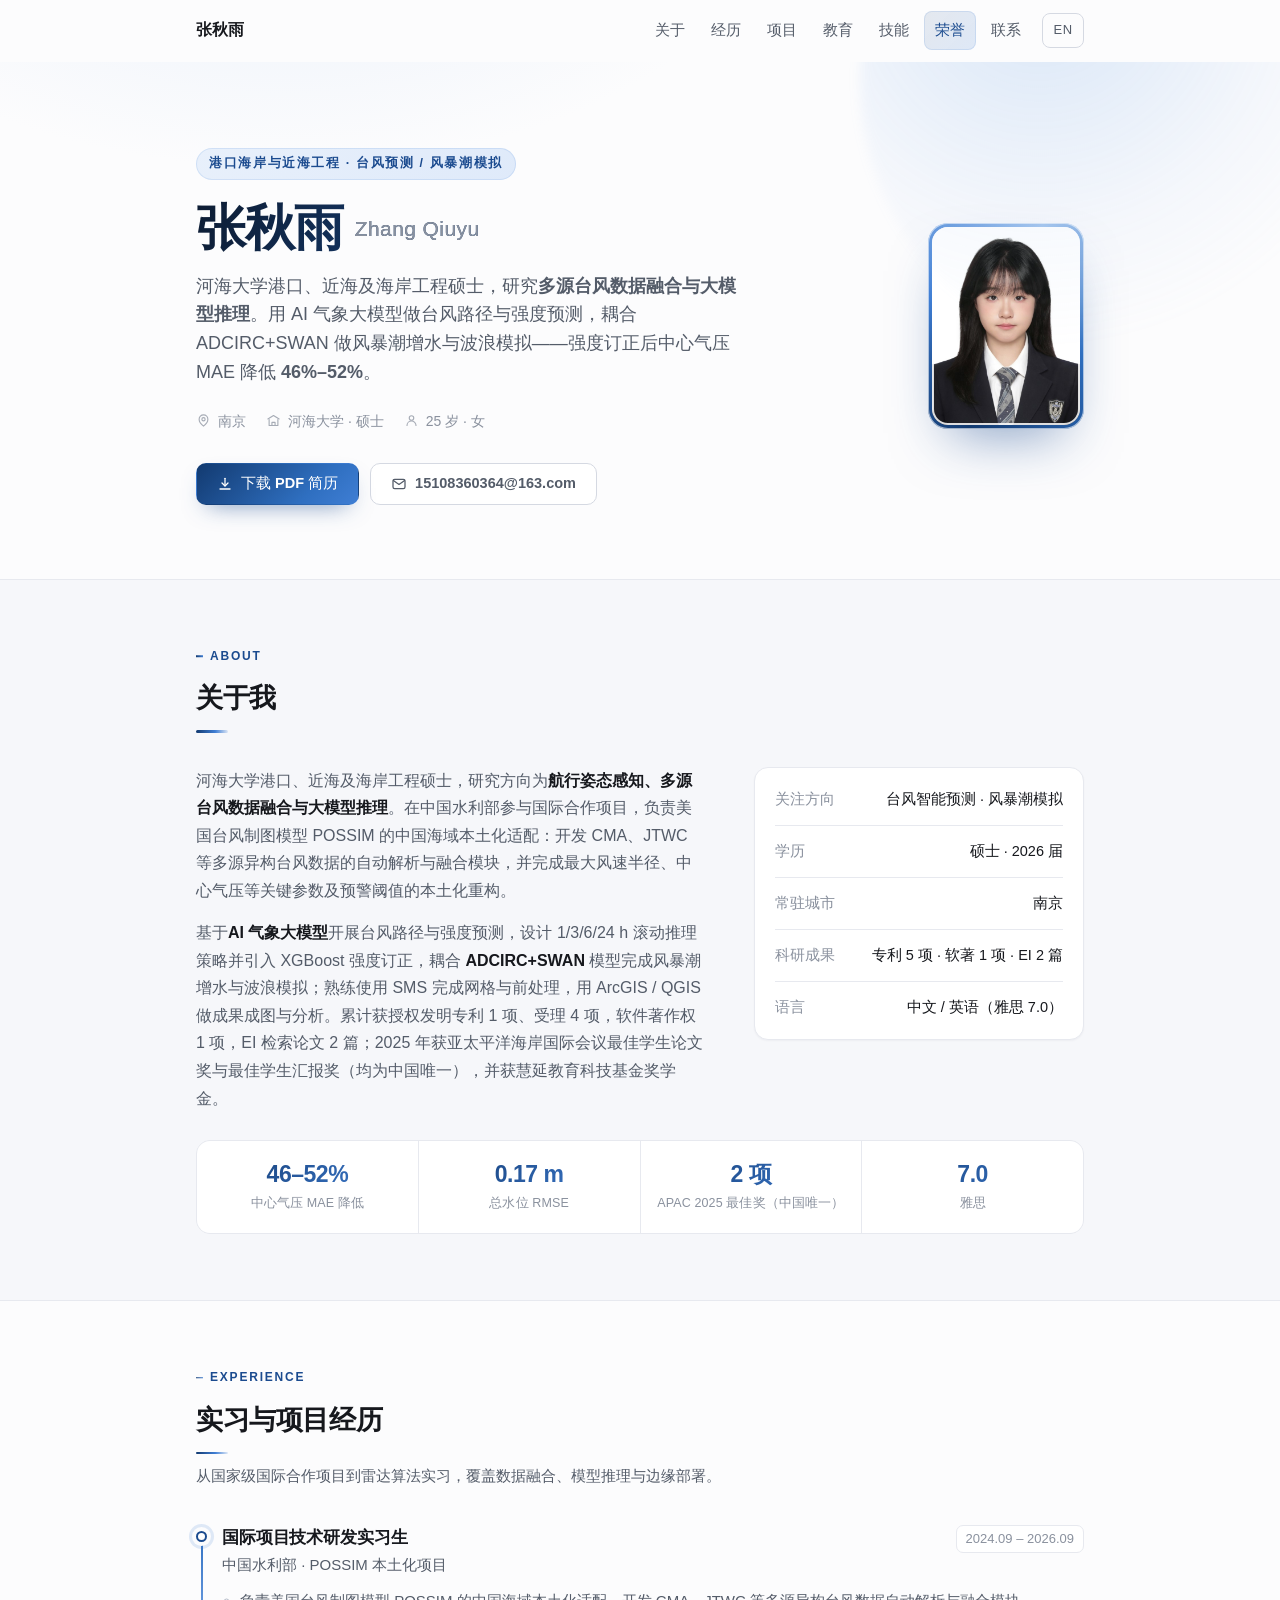
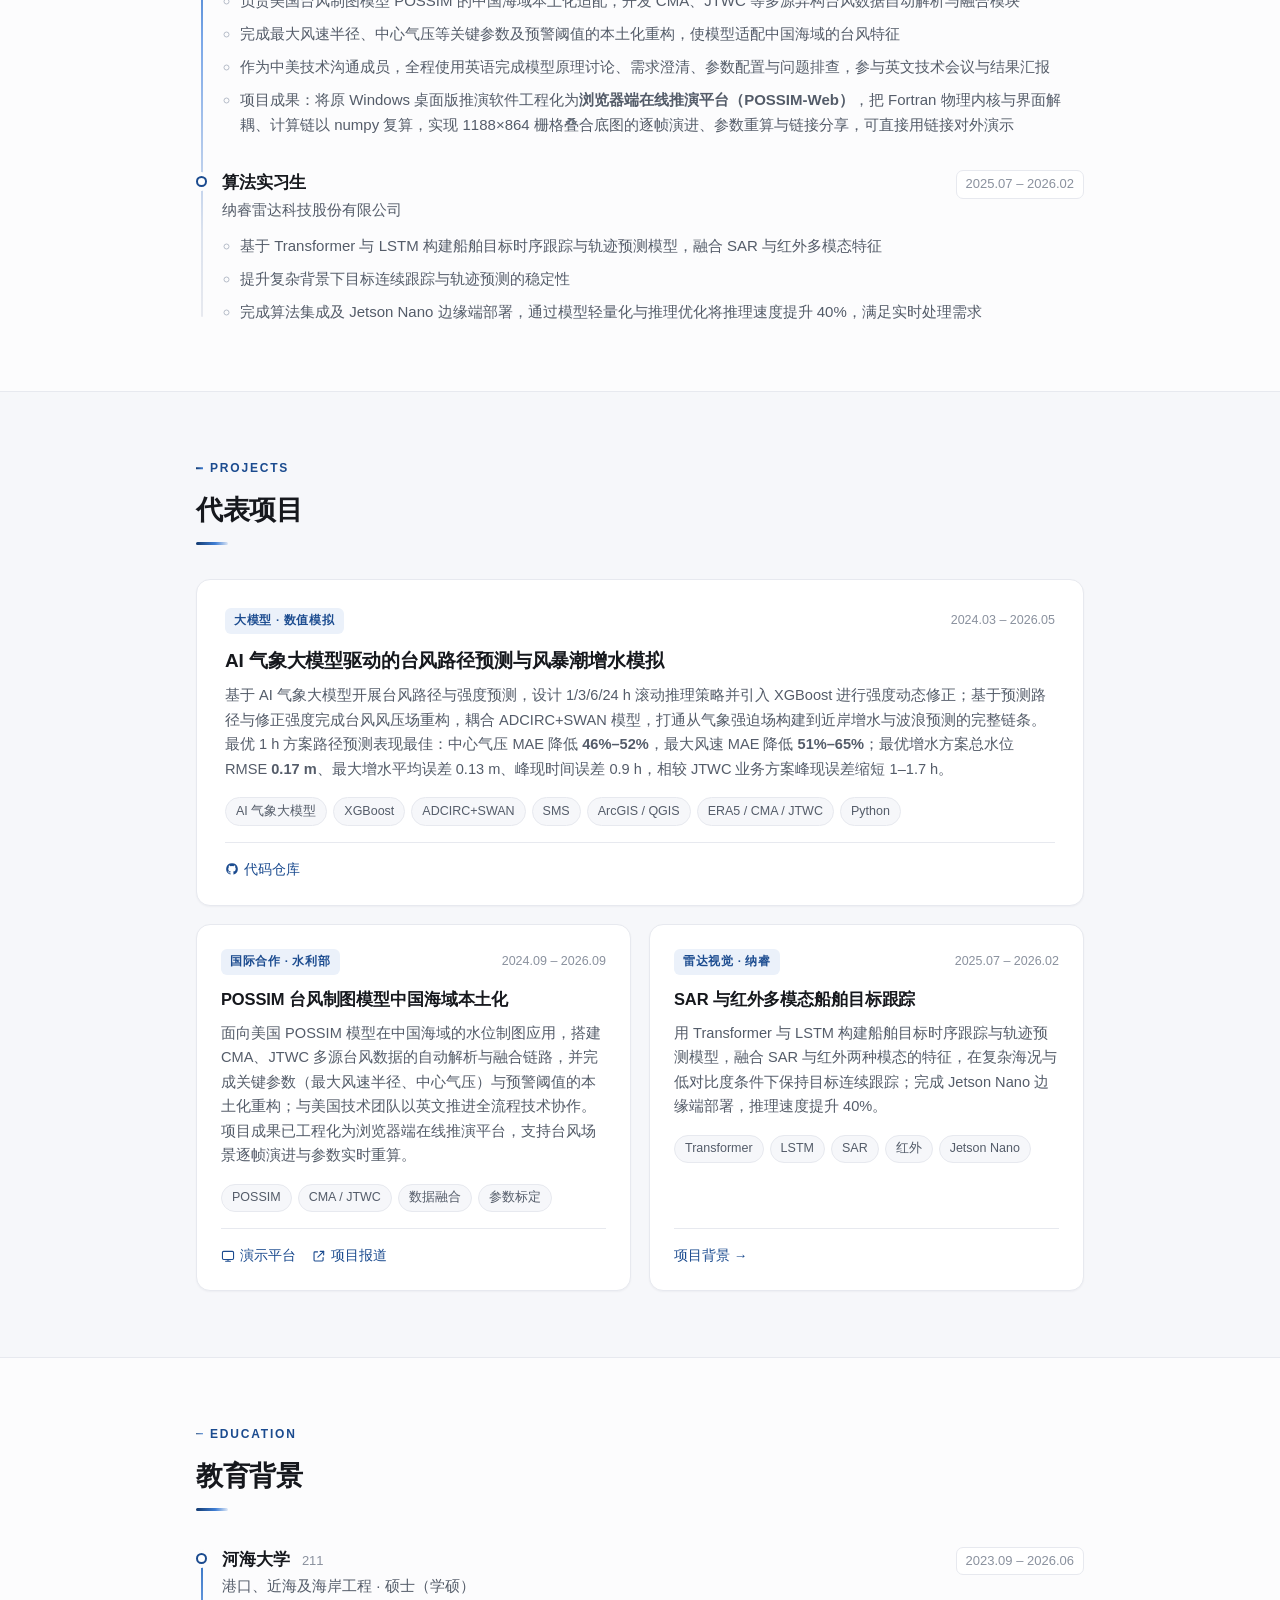
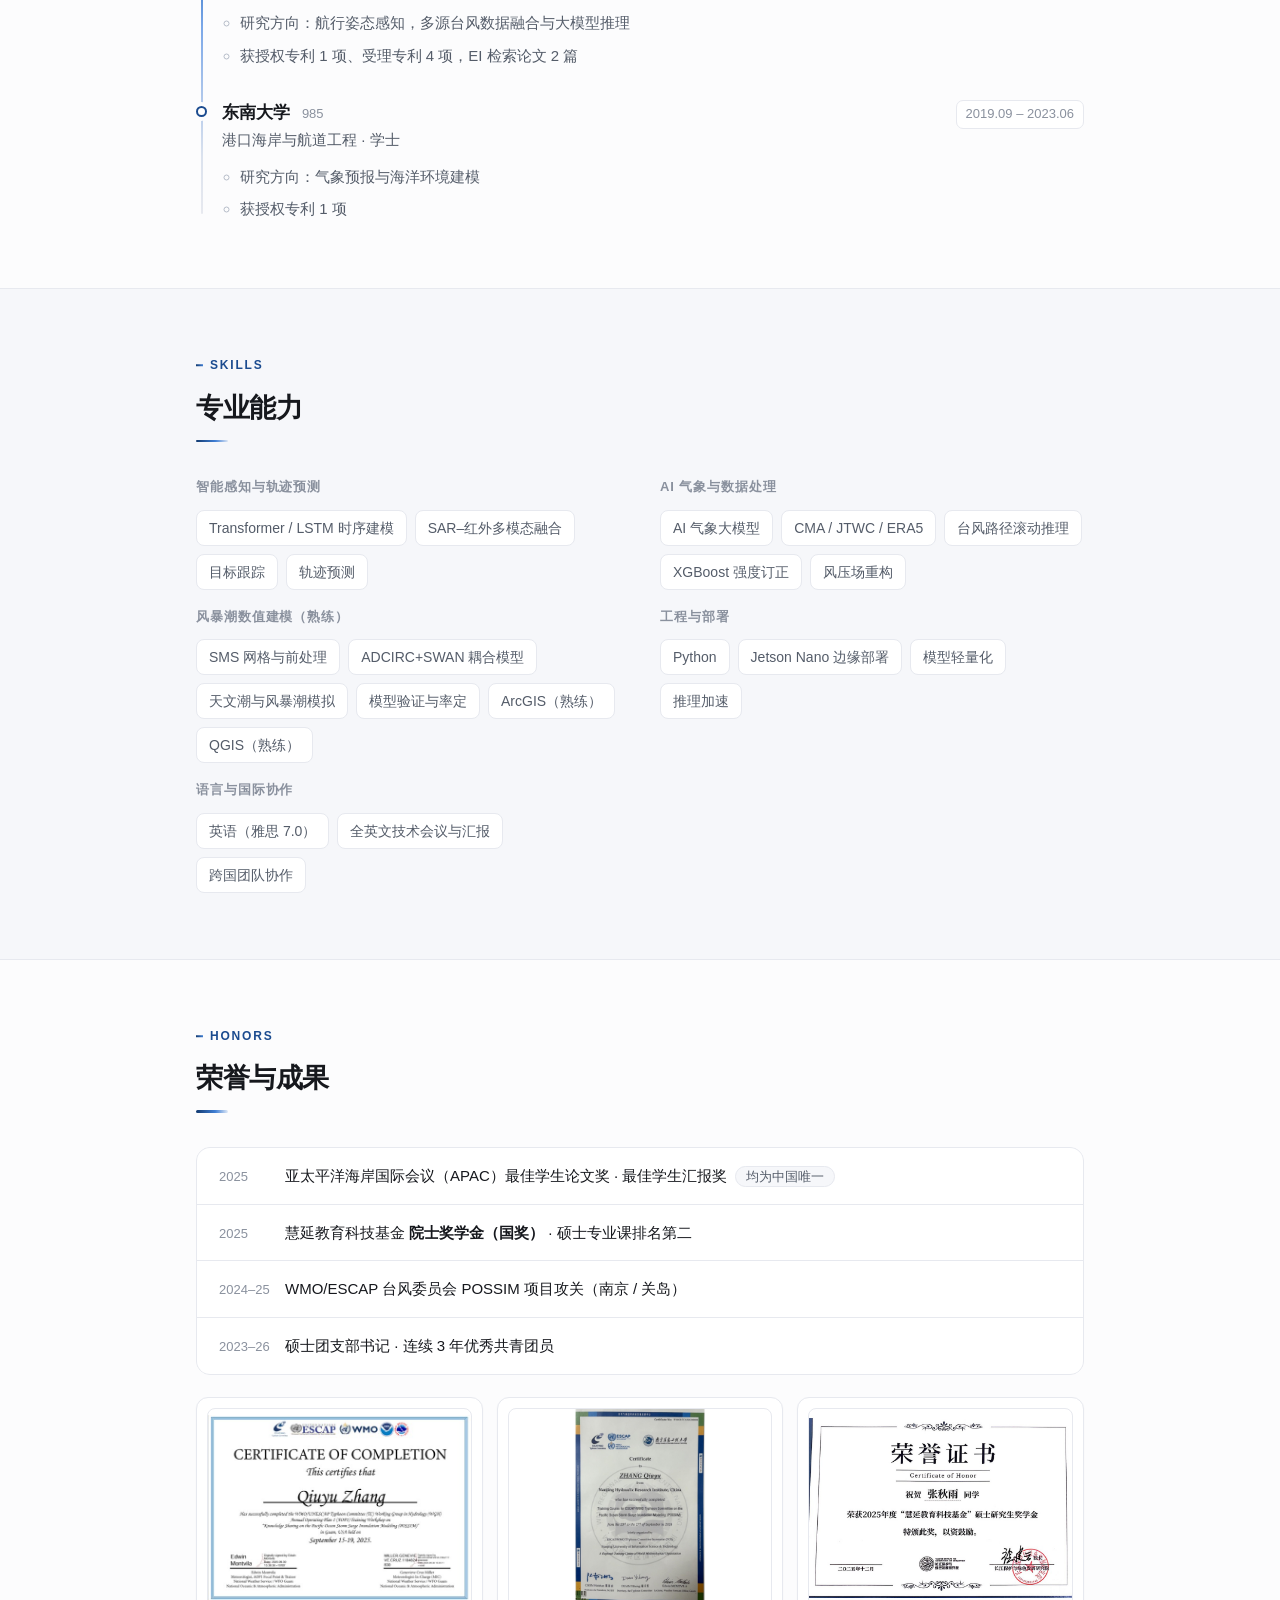
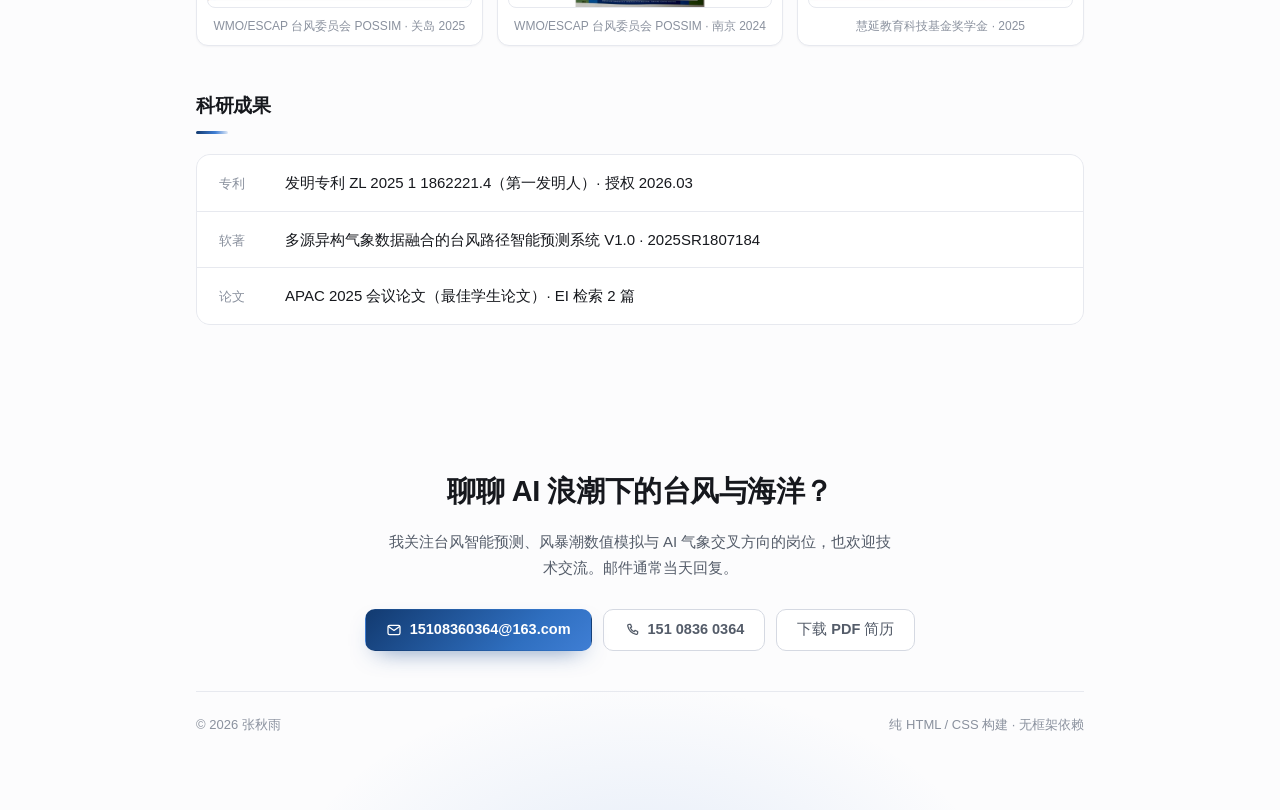
<file: index.html>
<!DOCTYPE html>
<html lang="zh-CN">
<head>
<meta charset="UTF-8">
<meta name="viewport" content="width=device-width, initial-scale=1">
<title>张秋雨 · 港口海岸与近海工程 | 台风智能预测 · 风暴潮模拟</title>
<meta name="description" content="张秋雨，河海大学港口、近海及海岸工程硕士。研究多源台风数据融合与大模型推理，基于 AI 气象大模型与 ADCIRC+SWAN 开展台风路径预测与风暴潮增水模拟。">
<meta name="author" content="张秋雨">
<meta property="og:title" content="张秋雨 · 台风智能预测与风暴潮模拟">
<meta property="og:description" content="多源台风数据融合 · 大模型推理 · 风暴潮数值模拟">
<meta property="og:type" content="profile">
<link rel="stylesheet" href="assets/css/style.css">
<noscript><style>.reveal{opacity:1 !important;transform:none !important}</style></noscript>
</head>
<body>

<div class="progress" id="progress"></div>

<!-- ======================= 导航 ======================= -->
<header class="nav" id="nav">
  <div class="wrap nav__inner">
    <a class="nav__brand" href="index.html">张秋雨</a>

    <button class="nav__toggle" id="navToggle" aria-label="展开菜单" aria-expanded="false">
      <svg viewBox="0 0 24 24" fill="none" stroke="currentColor" stroke-width="2" stroke-linecap="round">
        <path d="M4 7h16M4 12h16M4 17h16"/>
      </svg>
    </button>

    <ul class="nav__links" id="navLinks">
      <li><a href="#about">关于</a></li>
      <li><a href="#experience">经历</a></li>
      <li><a href="#projects">项目</a></li>
      <li><a href="#education">教育</a></li>
      <li><a href="#skills">技能</a></li>
      <li><a href="#honors">荣誉</a></li>
      <li><a href="#contact">联系</a></li>
      <li><a class="nav__lang" href="en/index.html" hreflang="en">EN</a></li>
    </ul>
  </div>
</header>

<main>

  <!-- ======================= Hero ======================= -->
  <section class="hero">
    <div class="wrap hero__inner">
      <div>
        <p class="hero__eyebrow">港口海岸与近海工程 · 台风预测 / 风暴潮模拟</p>
        <h1 class="hero__name">张秋雨<small>Zhang Qiuyu</small></h1>
        <p class="hero__role">
          河海大学港口、近海及海岸工程硕士，研究<strong>多源台风数据融合与大模型推理</strong>。用 AI 气象大模型做台风路径与强度预测，耦合 ADCIRC+SWAN 做风暴潮增水与波浪模拟——强度订正后中心气压 MAE 降低 <strong>46%–52%</strong>。
        </p>

        <ul class="hero__meta">
          <li>
            <svg viewBox="0 0 24 24" fill="none" stroke="currentColor" stroke-width="1.8" stroke-linecap="round" stroke-linejoin="round"><path d="M12 21s-7-5.2-7-11a7 7 0 1 1 14 0c0 5.8-7 11-7 11z"/><circle cx="12" cy="10" r="2.6"/></svg>
            南京
          </li>
          <li>
            <svg viewBox="0 0 24 24" fill="none" stroke="currentColor" stroke-width="1.8" stroke-linecap="round" stroke-linejoin="round"><path d="M3 9.5 12 4l9 5.5"/><path d="M5 10.5V20h14v-9.5"/><path d="M9.5 20v-5h5v5"/></svg>
            河海大学 · 硕士
          </li>
          <li>
            <svg viewBox="0 0 24 24" fill="none" stroke="currentColor" stroke-width="1.8" stroke-linecap="round" stroke-linejoin="round"><circle cx="12" cy="8" r="3.6"/><path d="M4.8 20a7.2 7.2 0 0 1 14.4 0"/></svg>
            25 岁 · 女
          </li>
        </ul>

        <div class="hero__cta">
          <a class="btn btn--primary" href="assets/resume.pdf" target="_blank" rel="noopener">
            <svg viewBox="0 0 24 24" fill="none" stroke="currentColor" stroke-width="1.9" stroke-linecap="round" stroke-linejoin="round"><path d="M12 3.5v11"/><path d="m7.5 10.5 4.5 4.5 4.5-4.5"/><path d="M4.5 19.5h15"/></svg>
            下载 PDF 简历
          </a>
          <a class="btn btn--ghost" href="mailto:15108360364@163.com">
            <svg viewBox="0 0 24 24" fill="none" stroke="currentColor" stroke-width="1.9" stroke-linecap="round" stroke-linejoin="round"><rect x="3" y="5" width="18" height="14" rx="2.5"/><path d="m3.6 6.6 8.4 6 8.4-6"/></svg>
            15108360364@163.com
          </a>
        </div>
      </div>

      <div class="hero__avatar">
        <img src="assets/img/avatar.jpg" alt="张秋雨" width="520" height="705">
      </div>
    </div>
  </section>

  <!-- ======================= 关于 ======================= -->
  <section class="section section--alt" id="about">
    <div class="wrap">
      <div class="section__head reveal">
        <span class="section__kicker">About</span>
        <h2 class="section__title">关于我</h2>
      </div>

      <div class="about">
        <div class="about__text reveal">
          <p>
            河海大学港口、近海及海岸工程硕士，研究方向为<strong>航行姿态感知、多源台风数据融合与大模型推理</strong>。在中国水利部参与国际合作项目，负责美国台风制图模型 POSSIM 的中国海域本土化适配：开发 CMA、JTWC 等多源异构台风数据的自动解析与融合模块，并完成最大风速半径、中心气压等关键参数及预警阈值的本土化重构。
          </p>
          <p>
            基于<strong>AI 气象大模型</strong>开展台风路径与强度预测，设计 1/3/6/24 h 滚动推理策略并引入 XGBoost 强度订正，耦合 <strong>ADCIRC+SWAN</strong> 模型完成风暴潮增水与波浪模拟；熟练使用 SMS 完成网格与前处理，用 ArcGIS / QGIS 做成果成图与分析。累计获授权发明专利 1 项、受理 4 项，软件著作权 1 项，EI 检索论文 2 篇；2025 年获亚太平洋海岸国际会议最佳学生论文奖与最佳学生汇报奖（均为中国唯一），并获慧延教育科技基金奖学金。
          </p>
        </div>

        <aside class="facts reveal">
          <dl>
            <div class="facts__row"><dt>关注方向</dt><dd>台风智能预测 · 风暴潮模拟</dd></div>
            <div class="facts__row"><dt>学历</dt><dd>硕士 · 2026 届</dd></div>
            <div class="facts__row"><dt>常驻城市</dt><dd>南京</dd></div>
            <div class="facts__row"><dt>科研成果</dt><dd>专利 5 项 · 软著 1 项 · EI 2 篇</dd></div>
            <div class="facts__row"><dt>语言</dt><dd>中文 / 英语（雅思 7.0）</dd></div>
          </dl>
        </aside>
      </div>

      <div class="stats reveal">
        <div class="stat"><span class="stat__num">46–52%</span><span class="stat__label">中心气压 MAE 降低</span></div>
        <div class="stat"><span class="stat__num">0.17 m</span><span class="stat__label">总水位 RMSE</span></div>
        <div class="stat"><span class="stat__num">2 项</span><span class="stat__label">APAC 2025 最佳奖（中国唯一）</span></div>
        <div class="stat"><span class="stat__num">7.0</span><span class="stat__label">雅思</span></div>
      </div>
    </div>
  </section>

  <!-- ======================= 经历 ======================= -->
  <section class="section" id="experience">
    <div class="wrap">
      <div class="section__head reveal">
        <span class="section__kicker">Experience</span>
        <h2 class="section__title">实习与项目经历</h2>
        <p class="section__desc">从国家级国际合作项目到雷达算法实习，覆盖数据融合、模型推理与边缘部署。</p>
      </div>

      <ol class="timeline reveal">
        <li class="tl-item tl-item--now">
          <div class="tl-head">
            <div>
              <h3 class="tl-title">国际项目技术研发实习生</h3>
              <div class="tl-org">中国水利部 · POSSIM 本土化项目</div>
            </div>
            <span class="tl-date">2024.09 – 2026.09</span>
          </div>
          <div class="tl-body">
            <ul>
              <li>负责美国台风制图模型 POSSIM 的中国海域本土化适配，开发 CMA、JTWC 等多源异构台风数据自动解析与融合模块</li>
              <li>完成最大风速半径、中心气压等关键参数及预警阈值的本土化重构，使模型适配中国海域的台风特征</li>
              <li>作为中美技术沟通成员，全程使用英语完成模型原理讨论、需求澄清、参数配置与问题排查，参与英文技术会议与结果汇报</li>
              <li>项目成果：将原 Windows 桌面版推演软件工程化为<b>浏览器端在线推演平台（POSSIM-Web）</b>，把 Fortran 物理内核与界面解耦、计算链以 numpy 复算，实现 1188×864 栅格叠合底图的逐帧演进、参数重算与链接分享，可直接用链接对外演示</li>
            </ul>
          </div>
        </li>

        <li class="tl-item">
          <div class="tl-head">
            <div>
              <h3 class="tl-title">算法实习生</h3>
              <div class="tl-org">纳睿雷达科技股份有限公司</div>
            </div>
            <span class="tl-date">2025.07 – 2026.02</span>
          </div>
          <div class="tl-body">
            <ul>
              <li>基于 Transformer 与 LSTM 构建船舶目标时序跟踪与轨迹预测模型，融合 SAR 与红外多模态特征</li>
              <li>提升复杂背景下目标连续跟踪与轨迹预测的稳定性</li>
              <li>完成算法集成及 Jetson Nano 边缘端部署，通过模型轻量化与推理优化将推理速度提升 40%，满足实时处理需求</li>
            </ul>
          </div>
        </li>
      </ol>
    </div>
  </section>

  <!-- ======================= 项目 ======================= -->
  <section class="section section--alt" id="projects">
    <div class="wrap">
      <div class="section__head reveal">
        <span class="section__kicker">Projects</span>
        <h2 class="section__title">代表项目</h2>
      </div>

      <div class="projects">
        <article class="card card--wide reveal">
          <div class="card__top">
            <span class="tag">大模型 · 数值模拟</span>
            <span class="card__date">2024.03 – 2026.05</span>
          </div>
          <h3 class="card__title">
            <a href="https://github.com/ccccty/typhoonpangu" target="_blank" rel="noopener">AI 气象大模型驱动的台风路径预测与风暴潮增水模拟</a>
          </h3>
          <p class="card__desc">
            基于 AI 气象大模型开展台风路径与强度预测，设计 1/3/6/24 h 滚动推理策略并引入 XGBoost 进行强度动态修正；基于预测路径与修正强度完成台风风压场重构，耦合 ADCIRC+SWAN 模型，打通从气象强迫场构建到近岸增水与波浪预测的完整链条。最优 1 h 方案路径预测表现最佳：中心气压 MAE 降低 <strong>46%–52%</strong>，最大风速 MAE 降低 <strong>51%–65%</strong>；最优增水方案总水位 RMSE <strong>0.17 m</strong>、最大增水平均误差 0.13 m、峰现时间误差 0.9 h，相较 JTWC 业务方案峰现误差缩短 1–1.7 h。
          </p>
          <div class="card__stack">
            <span class="chip">AI 气象大模型</span>
            <span class="chip">XGBoost</span>
            <span class="chip">ADCIRC+SWAN</span>
            <span class="chip">SMS</span>
            <span class="chip">ArcGIS / QGIS</span>
            <span class="chip">ERA5 / CMA / JTWC</span>
            <span class="chip">Python</span>
          </div>
          <div class="card__links">
            <a href="https://github.com/ccccty/typhoonpangu" target="_blank" rel="noopener">
              <svg viewBox="0 0 24 24" fill="currentColor"><path d="M12 2a10 10 0 0 0-3.16 19.49c.5.09.68-.22.68-.48v-1.7c-2.78.6-3.37-1.34-3.37-1.34-.45-1.16-1.1-1.47-1.1-1.47-.9-.62.07-.6.07-.6 1 .07 1.53 1.03 1.53 1.03.89 1.52 2.34 1.08 2.91.83.09-.65.35-1.09.63-1.34-2.22-.25-4.56-1.11-4.56-4.95 0-1.09.39-1.98 1.03-2.68-.1-.25-.45-1.27.1-2.64 0 0 .84-.27 2.75 1.02a9.5 9.5 0 0 1 5 0c1.91-1.29 2.75-1.02 2.75-1.02.55 1.37.2 2.39.1 2.64.64.7 1.03 1.59 1.03 2.68 0 3.85-2.35 4.69-4.58 4.94.36.31.68.92.68 1.85v2.74c0 .27.18.58.69.48A10 10 0 0 0 12 2z"/></svg>
              代码仓库
            </a>
          </div>
        </article>

        <article class="card reveal">
          <div class="card__top">
            <span class="tag">国际合作 · 水利部</span>
            <span class="card__date">2024.09 – 2026.09</span>
          </div>
          <h3 class="card__title">POSSIM 台风制图模型中国海域本土化</h3>
          <p class="card__desc">
            面向美国 POSSIM 模型在中国海域的水位制图应用，搭建 CMA、JTWC 多源台风数据的自动解析与融合链路，并完成关键参数（最大风速半径、中心气压）与预警阈值的本土化重构；与美国技术团队以英文推进全流程技术协作。项目成果已工程化为浏览器端在线推演平台，支持台风场景逐帧演进与参数实时重算。
          </p>
          <div class="card__stack">
            <span class="chip">POSSIM</span>
            <span class="chip">CMA / JTWC</span>
            <span class="chip">数据融合</span>
            <span class="chip">参数标定</span>
          </div>
          <div class="card__links">
            <a href="https://ccccty.github.io/POSSIM_web_china/" target="_blank" rel="noopener">
              <svg viewBox="0 0 24 24" fill="none" stroke="currentColor" stroke-width="1.9" stroke-linecap="round" stroke-linejoin="round"><rect x="2.5" y="4" width="19" height="14" rx="2"/><path d="M8 21h8M12 18v3"/></svg>
              演示平台
            </a>
            <a href="https://mp.weixin.qq.com/s/tonPh8E_O9qVgUuTpgzXSg" target="_blank" rel="noopener">
              <svg viewBox="0 0 24 24" fill="none" stroke="currentColor" stroke-width="1.9" stroke-linecap="round" stroke-linejoin="round"><path d="M14 4h6v6"/><path d="M20 4 10 14"/><path d="M19 14.5V19a1.5 1.5 0 0 1-1.5 1.5H5A1.5 1.5 0 0 1 3.5 19V6.5A1.5 1.5 0 0 1 5 5h4.5"/></svg>
              项目报道
            </a>
          </div>
        </article>

        <article class="card reveal">
          <div class="card__top">
            <span class="tag">雷达视觉 · 纳睿</span>
            <span class="card__date">2025.07 – 2026.02</span>
          </div>
          <h3 class="card__title">SAR 与红外多模态船舶目标跟踪</h3>
          <p class="card__desc">
            用 Transformer 与 LSTM 构建船舶目标时序跟踪与轨迹预测模型，融合 SAR 与红外两种模态的特征，在复杂海况与低对比度条件下保持目标连续跟踪；完成 Jetson Nano 边缘端部署，推理速度提升 40%。
          </p>
          <div class="card__stack">
            <span class="chip">Transformer</span>
            <span class="chip">LSTM</span>
            <span class="chip">SAR</span>
            <span class="chip">红外</span>
            <span class="chip">Jetson Nano</span>
          </div>
          <div class="card__links">
            <a href="#experience">项目背景 →</a>
          </div>
        </article>
      </div>
    </div>
  </section>

  <!-- ======================= 教育 ======================= -->
  <section class="section" id="education">
    <div class="wrap">
      <div class="section__head reveal">
        <span class="section__kicker">Education</span>
        <h2 class="section__title">教育背景</h2>
      </div>

      <ol class="timeline reveal">
        <li class="tl-item">
          <div class="tl-head">
            <div>
              <h3 class="tl-title">河海大学 <span style="margin-left:8px;font-size:13px;font-weight:500;color:var(--text-mute)">211</span></h3>
              <div class="tl-org">港口、近海及海岸工程 · 硕士（学硕）</div>
            </div>
            <span class="tl-date">2023.09 – 2026.06</span>
          </div>
          <div class="tl-body">
            <ul>
              <li>研究方向：航行姿态感知，多源台风数据融合与大模型推理</li>
              <li>获授权专利 1 项、受理专利 4 项，EI 检索论文 2 篇</li>
            </ul>
          </div>
        </li>

        <li class="tl-item">
          <div class="tl-head">
            <div>
              <h3 class="tl-title">东南大学 <span style="margin-left:8px;font-size:13px;font-weight:500;color:var(--text-mute)">985</span></h3>
              <div class="tl-org">港口海岸与航道工程 · 学士</div>
            </div>
            <span class="tl-date">2019.09 – 2023.06</span>
          </div>
          <div class="tl-body">
            <ul>
              <li>研究方向：气象预报与海洋环境建模</li>
              <li>获授权专利 1 项</li>
            </ul>
          </div>
        </li>
      </ol>
    </div>
  </section>

  <!-- ======================= 技能 ======================= -->
  <section class="section section--alt" id="skills">
    <div class="wrap">
      <div class="section__head reveal">
        <span class="section__kicker">Skills</span>
        <h2 class="section__title">专业能力</h2>
      </div>

      <div class="skills reveal">
        <div>
          <p class="skill__label">智能感知与轨迹预测</p>
          <ul class="skill__list">
            <li>Transformer / LSTM 时序建模</li>
            <li>SAR–红外多模态融合</li>
            <li>目标跟踪</li>
            <li>轨迹预测</li>
          </ul>
        </div>

        <div>
          <p class="skill__label">AI 气象与数据处理</p>
          <ul class="skill__list">
            <li>AI 气象大模型</li>
            <li>CMA / JTWC / ERA5</li>
            <li>台风路径滚动推理</li>
            <li>XGBoost 强度订正</li>
            <li>风压场重构</li>
          </ul>
        </div>

        <div>
          <p class="skill__label">风暴潮数值建模（熟练）</p>
          <ul class="skill__list">
            <li>SMS 网格与前处理</li>
            <li>ADCIRC+SWAN 耦合模型</li>
            <li>天文潮与风暴潮模拟</li>
            <li>模型验证与率定</li>
            <li>ArcGIS（熟练）</li>
            <li>QGIS（熟练）</li>
          </ul>
        </div>

        <div>
          <p class="skill__label">工程与部署</p>
          <ul class="skill__list">
            <li>Python</li>
            <li>Jetson Nano 边缘部署</li>
            <li>模型轻量化</li>
            <li>推理加速</li>
          </ul>
        </div>

        <div>
          <p class="skill__label">语言与国际协作</p>
          <ul class="skill__list">
            <li>英语（雅思 7.0）</li>
            <li>全英文技术会议与汇报</li>
            <li>跨国团队协作</li>
          </ul>
        </div>
      </div>
    </div>
  </section>

  <!-- ======================= 荣誉 ======================= -->
  <section class="section" id="honors">
    <div class="wrap">
      <div class="section__head reveal">
        <span class="section__kicker">Honors</span>
        <h2 class="section__title">荣誉与成果</h2>
      </div>

      <ul class="honors reveal">
        <li><span class="honors__year">2025</span><span class="honors__name">亚太平洋海岸国际会议（APAC）最佳学生论文奖 · 最佳学生汇报奖<span class="chip" style="margin-left:8px">均为中国唯一</span></span></li>
        <li><span class="honors__year">2025</span><span class="honors__name">慧延教育科技基金 <strong>院士奖学金（国奖）</strong> · 硕士专业课排名第二</span></li>
        <li><span class="honors__year">2024–25</span><span class="honors__name">WMO/ESCAP 台风委员会 POSSIM 项目攻关（南京 / 关岛）</span></li>
        <li><span class="honors__year">2023–26</span><span class="honors__name">硕士团支部书记 · 连续 3 年优秀共青团员</span></li>
      </ul>

      <div class="gallery reveal">
        <figure>
          <a href="assets/img/wmo-2025.jpg" target="_blank" rel="noopener">
            <img src="assets/img/wmo-2025.jpg" alt="WMO/ESCAP 台风委员会 POSSIM 项目证书（关岛，2025）" loading="lazy">
          </a>
          <figcaption>WMO/ESCAP 台风委员会 POSSIM · 关岛 2025</figcaption>
        </figure>
        <figure>
          <a href="assets/img/wmo-2024.jpg" target="_blank" rel="noopener">
            <img src="assets/img/wmo-2024.jpg" alt="WMO/ESCAP 台风委员会 POSSIM 项目证书（南京，2024）" loading="lazy">
          </a>
          <figcaption>WMO/ESCAP 台风委员会 POSSIM · 南京 2024</figcaption>
        </figure>
        <figure>
          <a href="assets/img/award-huiyan.jpg" target="_blank" rel="noopener">
            <img src="assets/img/award-huiyan.jpg" alt="2025 年度慧延教育科技基金硕士研究生奖学金证书" loading="lazy">
          </a>
          <figcaption>慧延教育科技基金奖学金 · 2025</figcaption>
        </figure>
      </div>

      <div class="section__head reveal" style="margin:44px 0 20px">
        <h3 class="section__title" style="font-size:19px">科研成果</h3>
      </div>

      <ul class="honors reveal">
        <li><span class="honors__year">专利</span><span class="honors__name">发明专利 ZL 2025 1 1862221.4（第一发明人）· 授权 2026.03</span></li>
        <li><span class="honors__year">软著</span><span class="honors__name">多源异构气象数据融合的台风路径智能预测系统 V1.0 · 2025SR1807184</span></li>
        <li><span class="honors__year">论文</span><span class="honors__name">APAC 2025 会议论文（最佳学生论文）· EI 检索 2 篇</span></li>
      </ul>
    </div>
  </section>

  <!-- ======================= 联系 ======================= -->
  <section class="contact" id="contact">
    <div class="wrap">
      <h2 class="contact__title">聊聊 AI 浪潮下的台风与海洋？</h2>
      <p class="contact__desc">
        我关注台风智能预测、风暴潮数值模拟与 AI 气象交叉方向的岗位，也欢迎技术交流。邮件通常当天回复。
      </p>

      <div class="contact__actions">
        <a class="btn btn--primary" href="mailto:15108360364@163.com">
          <svg viewBox="0 0 24 24" fill="none" stroke="currentColor" stroke-width="1.9" stroke-linecap="round" stroke-linejoin="round"><rect x="3" y="5" width="18" height="14" rx="2.5"/><path d="m3.6 6.6 8.4 6 8.4-6"/></svg>
          15108360364@163.com
        </a>
        <a class="btn btn--ghost" href="tel:15108360364">
          <svg viewBox="0 0 24 24" fill="none" stroke="currentColor" stroke-width="1.9" stroke-linecap="round" stroke-linejoin="round"><path d="M7.6 3.5h2.2l1.6 4-2 1.3a11 11 0 0 0 5.8 5.8l1.3-2 4 1.6v2.2a2 2 0 0 1-2.2 2A16.5 16.5 0 0 1 5.6 5.7a2 2 0 0 1 2-2.2z"/></svg>
          151 0836 0364
        </a>
        <a class="btn btn--ghost" href="assets/resume.pdf" target="_blank" rel="noopener">下载 PDF 简历</a>
      </div>

      <div class="footer">
        <span>© <span id="year">2026</span> 张秋雨</span>
        <span>纯 HTML / CSS 构建 · 无框架依赖</span>
      </div>
    </div>
  </section>

</main>

<script src="assets/js/main.js" defer></script>
</body>
</html>
</file>
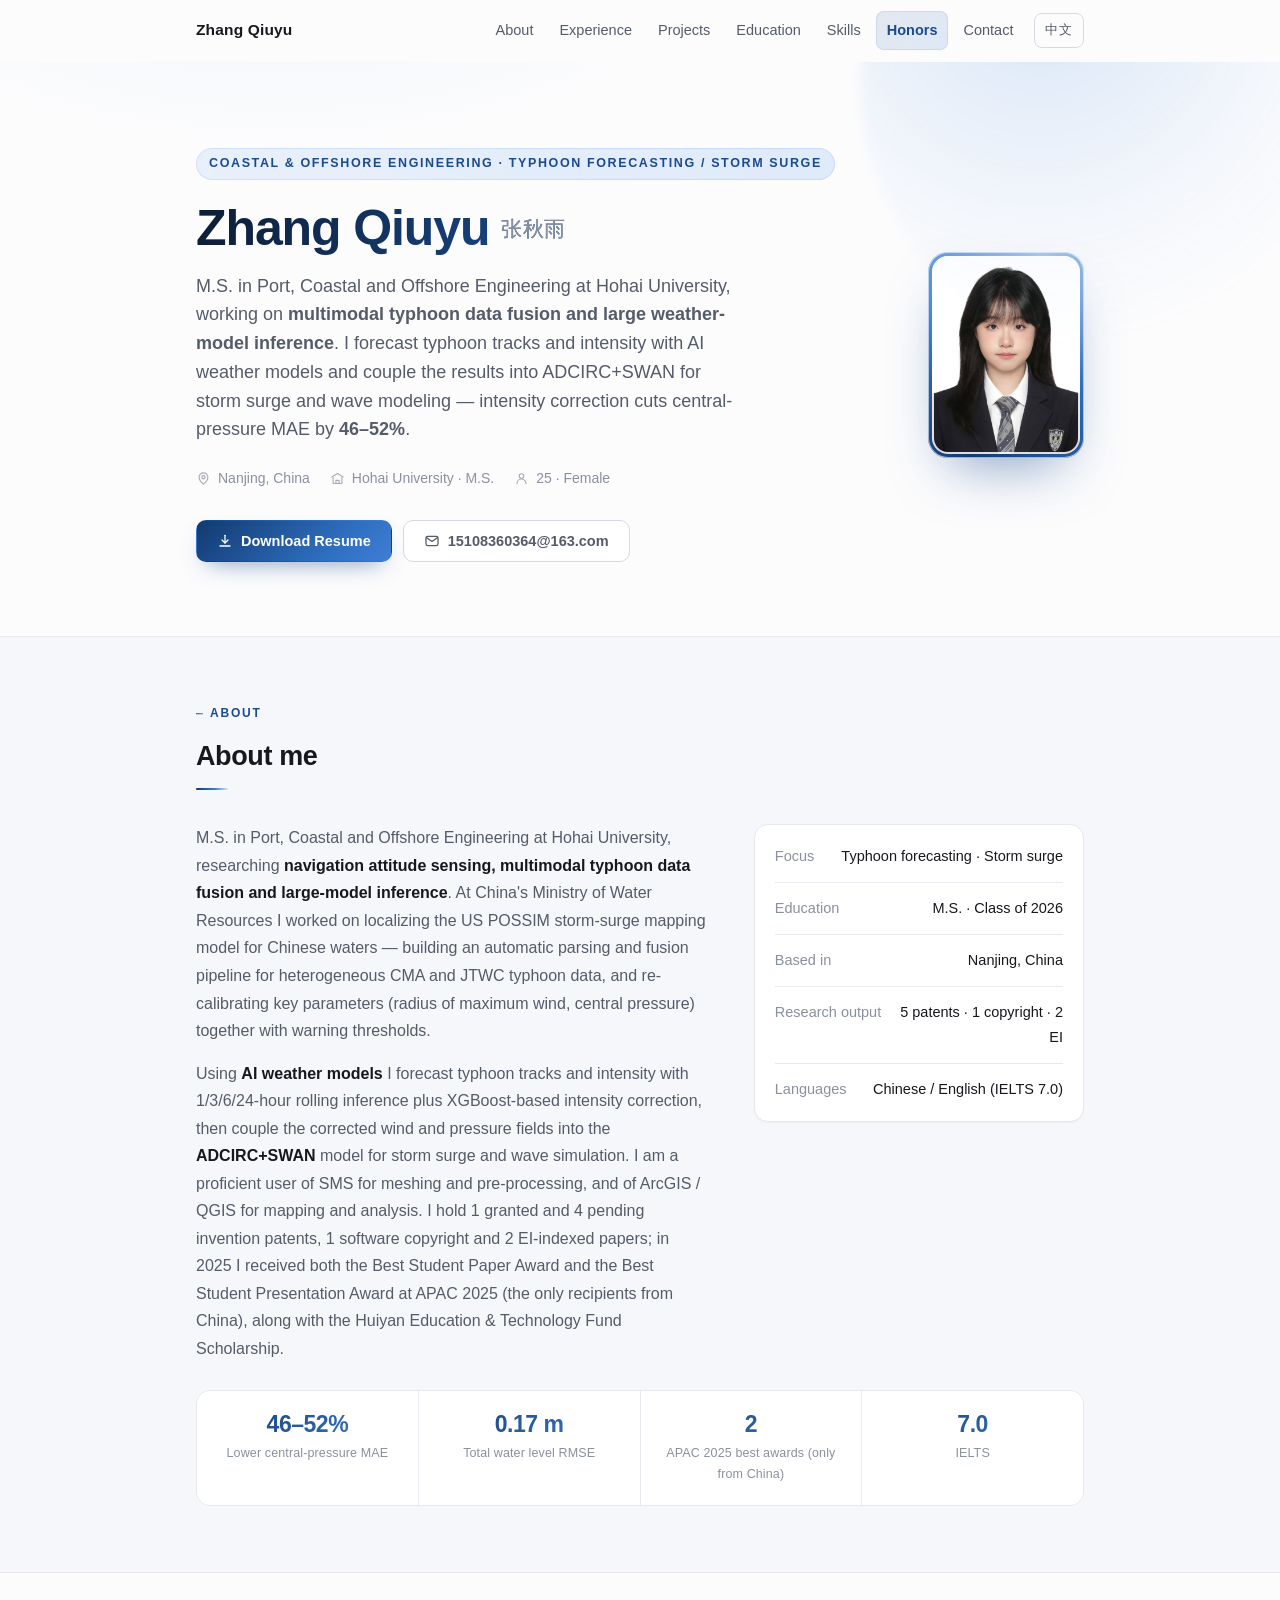
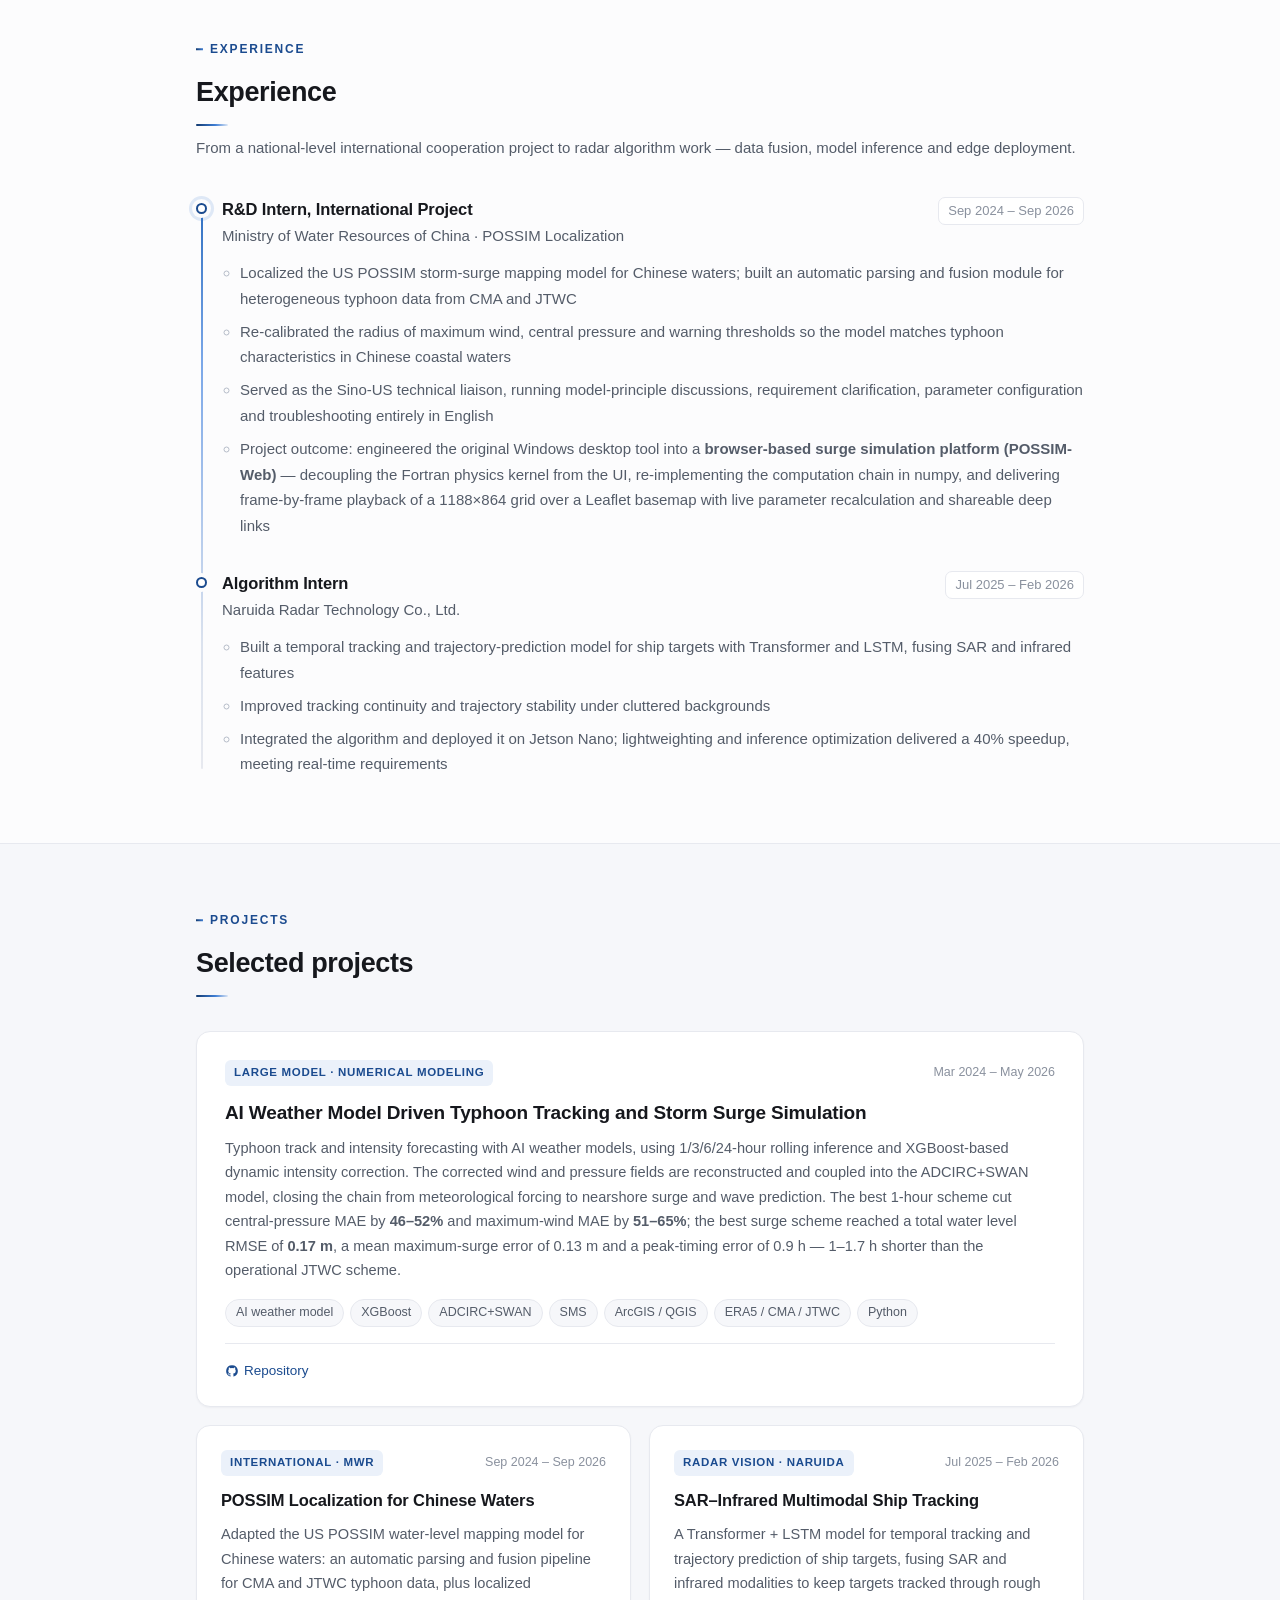
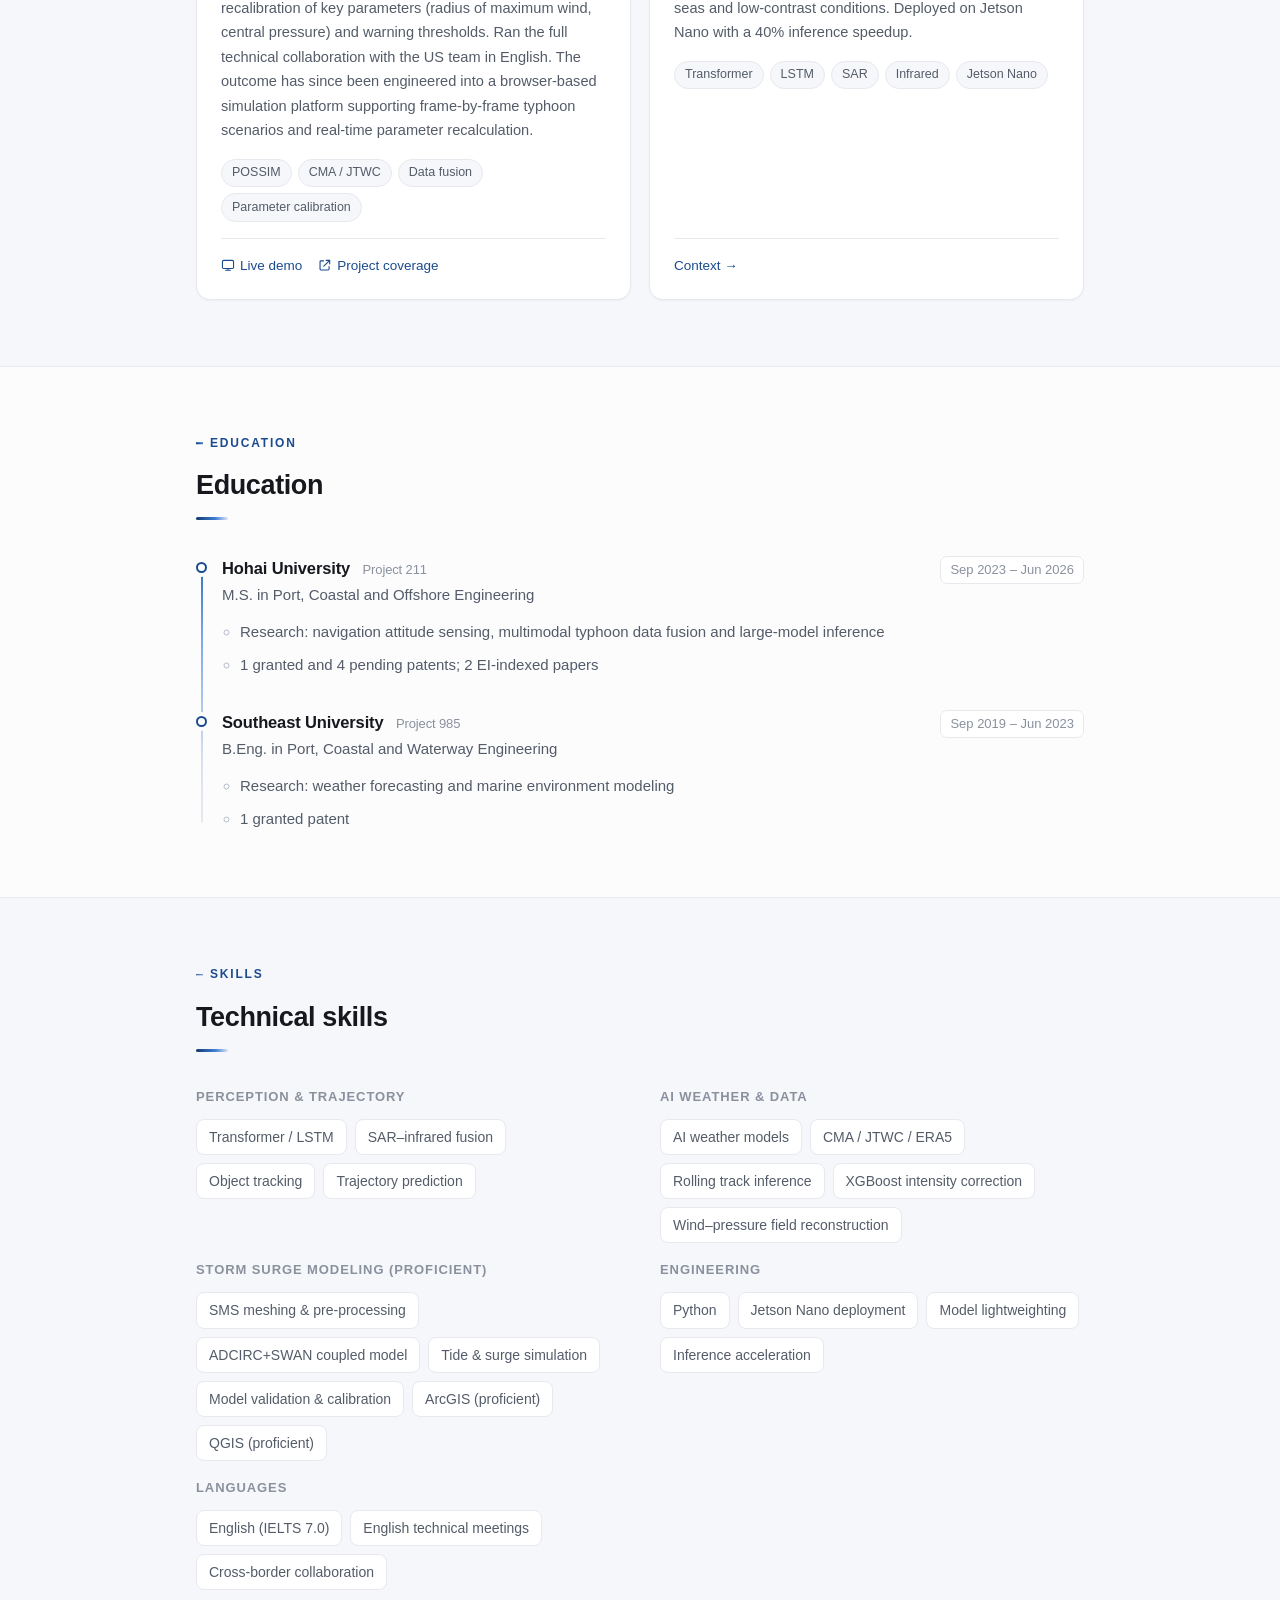
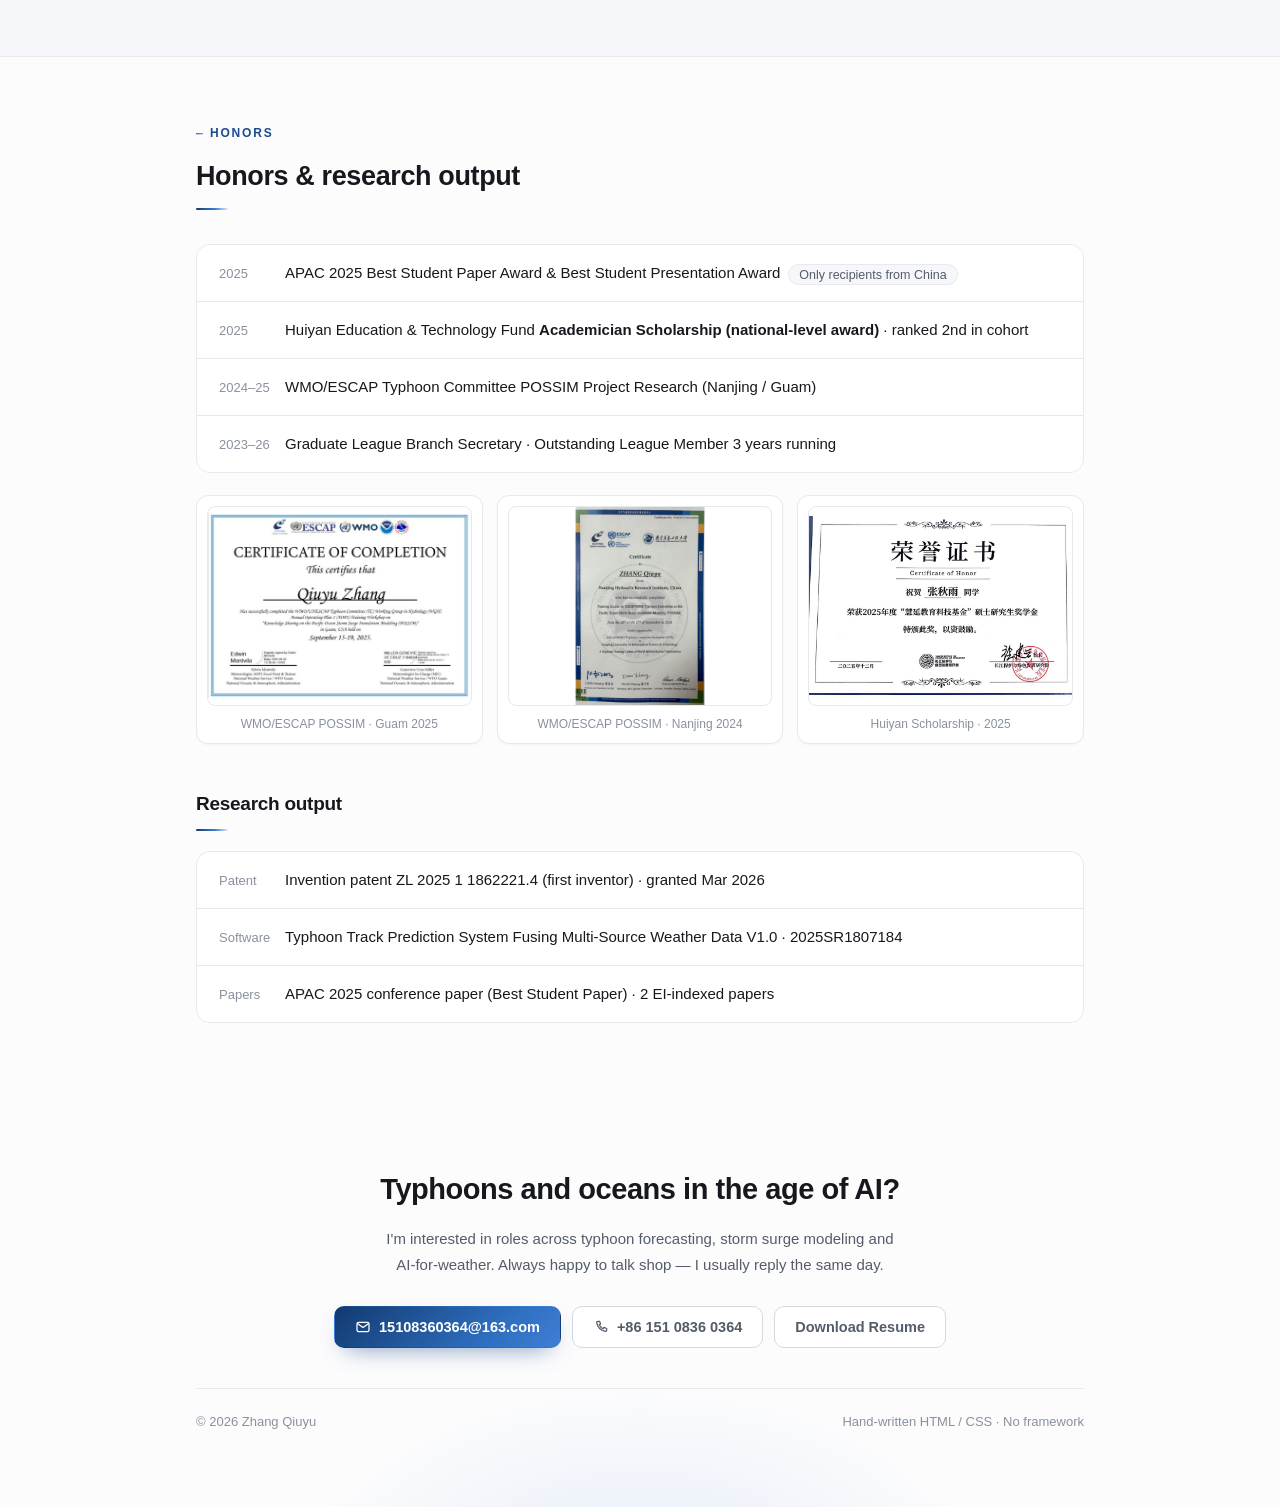
<file: en/index.html>
<!DOCTYPE html>
<html lang="en">
<head>
<meta charset="UTF-8">
<meta name="viewport" content="width=device-width, initial-scale=1">
<title>Zhang Qiuyu · Coastal &amp; Offshore Engineering | Typhoon Forecasting · Storm Surge Modeling</title>
<meta name="description" content="Zhang Qiuyu, M.S. in Port, Coastal and Offshore Engineering at Hohai University. Multimodal typhoon data fusion, AI weather-model inference and ADCIRC+SWAN storm surge modeling.">
<meta name="author" content="Zhang Qiuyu">
<meta property="og:title" content="Zhang Qiuyu · Typhoon Forecasting & Storm Surge Modeling">
<meta property="og:description" content="Multimodal typhoon data fusion · Large weather model inference · Storm surge modeling">
<meta property="og:type" content="profile">
<link rel="stylesheet" href="../assets/css/style.css">
<noscript><style>.reveal{opacity:1 !important;transform:none !important}</style></noscript>
</head>
<body>

<div class="progress" id="progress"></div>

<header class="nav" id="nav">
  <div class="wrap nav__inner">
    <a class="nav__brand" href="index.html">Zhang Qiuyu</a>

    <button class="nav__toggle" id="navToggle" aria-label="Toggle menu" aria-expanded="false">
      <svg viewBox="0 0 24 24" fill="none" stroke="currentColor" stroke-width="2" stroke-linecap="round">
        <path d="M4 7h16M4 12h16M4 17h16"/>
      </svg>
    </button>

    <ul class="nav__links" id="navLinks">
      <li><a href="#about">About</a></li>
      <li><a href="#experience">Experience</a></li>
      <li><a href="#projects">Projects</a></li>
      <li><a href="#education">Education</a></li>
      <li><a href="#skills">Skills</a></li>
      <li><a href="#honors">Honors</a></li>
      <li><a href="#contact">Contact</a></li>
      <li><a class="nav__lang" href="../index.html" hreflang="zh-CN">中文</a></li>
    </ul>
  </div>
</header>

<main>

  <section class="hero">
    <div class="wrap hero__inner">
      <div>
        <p class="hero__eyebrow">Coastal &amp; Offshore Engineering · Typhoon Forecasting / Storm Surge</p>
        <h1 class="hero__name">Zhang Qiuyu<small>张秋雨</small></h1>
        <p class="hero__role">
          M.S. in Port, Coastal and Offshore Engineering at Hohai University, working on <strong>multimodal typhoon data fusion and large weather-model inference</strong>. I forecast typhoon tracks and intensity with AI weather models and couple the results into ADCIRC+SWAN for storm surge and wave modeling — intensity correction cuts central-pressure MAE by <strong>46–52%</strong>.
        </p>

        <ul class="hero__meta">
          <li>
            <svg viewBox="0 0 24 24" fill="none" stroke="currentColor" stroke-width="1.8" stroke-linecap="round" stroke-linejoin="round"><path d="M12 21s-7-5.2-7-11a7 7 0 1 1 14 0c0 5.8-7 11-7 11z"/><circle cx="12" cy="10" r="2.6"/></svg>
            Nanjing, China
          </li>
          <li>
            <svg viewBox="0 0 24 24" fill="none" stroke="currentColor" stroke-width="1.8" stroke-linecap="round" stroke-linejoin="round"><path d="M3 9.5 12 4l9 5.5"/><path d="M5 10.5V20h14v-9.5"/><path d="M9.5 20v-5h5v5"/></svg>
            Hohai University · M.S.
          </li>
          <li>
            <svg viewBox="0 0 24 24" fill="none" stroke="currentColor" stroke-width="1.8" stroke-linecap="round" stroke-linejoin="round"><circle cx="12" cy="8" r="3.6"/><path d="M4.8 20a7.2 7.2 0 0 1 14.4 0"/></svg>
            25 · Female
          </li>
        </ul>

        <div class="hero__cta">
          <a class="btn btn--primary" href="../assets/resume.pdf" target="_blank" rel="noopener">
            <svg viewBox="0 0 24 24" fill="none" stroke="currentColor" stroke-width="1.9" stroke-linecap="round" stroke-linejoin="round"><path d="M12 3.5v11"/><path d="m7.5 10.5 4.5 4.5 4.5-4.5"/><path d="M4.5 19.5h15"/></svg>
            Download Resume
          </a>
          <a class="btn btn--ghost" href="mailto:15108360364@163.com">
            <svg viewBox="0 0 24 24" fill="none" stroke="currentColor" stroke-width="1.9" stroke-linecap="round" stroke-linejoin="round"><rect x="3" y="5" width="18" height="14" rx="2.5"/><path d="m3.6 6.6 8.4 6 8.4-6"/></svg>
            15108360364@163.com
          </a>
        </div>
      </div>

      <div class="hero__avatar">
        <img src="../assets/img/avatar.jpg" alt="Zhang Qiuyu" width="520" height="705">
      </div>
    </div>
  </section>

  <section class="section section--alt" id="about">
    <div class="wrap">
      <div class="section__head reveal">
        <span class="section__kicker">About</span>
        <h2 class="section__title">About me</h2>
      </div>

      <div class="about">
        <div class="about__text reveal">
          <p>
            M.S. in Port, Coastal and Offshore Engineering at Hohai University, researching <strong>navigation attitude sensing, multimodal typhoon data fusion and large-model inference</strong>. At China's Ministry of Water Resources I worked on localizing the US POSSIM storm-surge mapping model for Chinese waters — building an automatic parsing and fusion pipeline for heterogeneous CMA and JTWC typhoon data, and re-calibrating key parameters (radius of maximum wind, central pressure) together with warning thresholds.
          </p>
          <p>
            Using <strong>AI weather models</strong> I forecast typhoon tracks and intensity with 1/3/6/24-hour rolling inference plus XGBoost-based intensity correction, then couple the corrected wind and pressure fields into the <strong>ADCIRC+SWAN</strong> model for storm surge and wave simulation. I am a proficient user of SMS for meshing and pre-processing, and of ArcGIS / QGIS for mapping and analysis. I hold 1 granted and 4 pending invention patents, 1 software copyright and 2 EI-indexed papers; in 2025 I received both the Best Student Paper Award and the Best Student Presentation Award at APAC 2025 (the only recipients from China), along with the Huiyan Education &amp; Technology Fund Scholarship.
          </p>
        </div>

        <aside class="facts reveal">
          <dl>
            <div class="facts__row"><dt>Focus</dt><dd>Typhoon forecasting · Storm surge</dd></div>
            <div class="facts__row"><dt>Education</dt><dd>M.S. · Class of 2026</dd></div>
            <div class="facts__row"><dt>Based in</dt><dd>Nanjing, China</dd></div>
            <div class="facts__row"><dt>Research output</dt><dd>5 patents · 1 copyright · 2 EI</dd></div>
            <div class="facts__row"><dt>Languages</dt><dd>Chinese / English (IELTS 7.0)</dd></div>
          </dl>
        </aside>
      </div>

      <div class="stats reveal">
        <div class="stat"><span class="stat__num">46–52%</span><span class="stat__label">Lower central-pressure MAE</span></div>
        <div class="stat"><span class="stat__num">0.17 m</span><span class="stat__label">Total water level RMSE</span></div>
        <div class="stat"><span class="stat__num">2</span><span class="stat__label">APAC 2025 best awards (only from China)</span></div>
        <div class="stat"><span class="stat__num">7.0</span><span class="stat__label">IELTS</span></div>
      </div>
    </div>
  </section>

  <section class="section" id="experience">
    <div class="wrap">
      <div class="section__head reveal">
        <span class="section__kicker">Experience</span>
        <h2 class="section__title">Experience</h2>
        <p class="section__desc">From a national-level international cooperation project to radar algorithm work — data fusion, model inference and edge deployment.</p>
      </div>

      <ol class="timeline reveal">
        <li class="tl-item tl-item--now">
          <div class="tl-head">
            <div>
              <h3 class="tl-title">R&amp;D Intern, International Project</h3>
              <div class="tl-org">Ministry of Water Resources of China · POSSIM Localization</div>
            </div>
            <span class="tl-date">Sep 2024 – Sep 2026</span>
          </div>
          <div class="tl-body">
            <ul>
              <li>Localized the US POSSIM storm-surge mapping model for Chinese waters; built an automatic parsing and fusion module for heterogeneous typhoon data from CMA and JTWC</li>
              <li>Re-calibrated the radius of maximum wind, central pressure and warning thresholds so the model matches typhoon characteristics in Chinese coastal waters</li>
              <li>Served as the Sino-US technical liaison, running model-principle discussions, requirement clarification, parameter configuration and troubleshooting entirely in English</li>
              <li>Project outcome: engineered the original Windows desktop tool into a <b>browser-based surge simulation platform (POSSIM-Web)</b> — decoupling the Fortran physics kernel from the UI, re-implementing the computation chain in numpy, and delivering frame-by-frame playback of a 1188×864 grid over a Leaflet basemap with live parameter recalculation and shareable deep links</li>
            </ul>
          </div>
        </li>

        <li class="tl-item">
          <div class="tl-head">
            <div>
              <h3 class="tl-title">Algorithm Intern</h3>
              <div class="tl-org">Naruida Radar Technology Co., Ltd.</div>
            </div>
            <span class="tl-date">Jul 2025 – Feb 2026</span>
          </div>
          <div class="tl-body">
            <ul>
              <li>Built a temporal tracking and trajectory-prediction model for ship targets with Transformer and LSTM, fusing SAR and infrared features</li>
              <li>Improved tracking continuity and trajectory stability under cluttered backgrounds</li>
              <li>Integrated the algorithm and deployed it on Jetson Nano; lightweighting and inference optimization delivered a 40% speedup, meeting real-time requirements</li>
            </ul>
          </div>
        </li>
      </ol>
    </div>
  </section>

  <section class="section section--alt" id="projects">
    <div class="wrap">
      <div class="section__head reveal">
        <span class="section__kicker">Projects</span>
        <h2 class="section__title">Selected projects</h2>
      </div>

      <div class="projects">
        <article class="card card--wide reveal">
          <div class="card__top">
            <span class="tag">Large model · Numerical modeling</span>
            <span class="card__date">Mar 2024 – May 2026</span>
          </div>
          <h3 class="card__title">
            <a href="https://github.com/ccccty/typhoonpangu" target="_blank" rel="noopener">AI Weather Model Driven Typhoon Tracking and Storm Surge Simulation</a>
          </h3>
          <p class="card__desc">
            Typhoon track and intensity forecasting with AI weather models, using 1/3/6/24-hour rolling inference and XGBoost-based dynamic intensity correction. The corrected wind and pressure fields are reconstructed and coupled into the ADCIRC+SWAN model, closing the chain from meteorological forcing to nearshore surge and wave prediction. The best 1-hour scheme cut central-pressure MAE by <strong>46–52%</strong> and maximum-wind MAE by <strong>51–65%</strong>; the best surge scheme reached a total water level RMSE of <strong>0.17 m</strong>, a mean maximum-surge error of 0.13 m and a peak-timing error of 0.9 h — 1–1.7 h shorter than the operational JTWC scheme.
          </p>
          <div class="card__stack">
            <span class="chip">AI weather model</span>
            <span class="chip">XGBoost</span>
            <span class="chip">ADCIRC+SWAN</span>
            <span class="chip">SMS</span>
            <span class="chip">ArcGIS / QGIS</span>
            <span class="chip">ERA5 / CMA / JTWC</span>
            <span class="chip">Python</span>
          </div>
          <div class="card__links">
            <a href="https://github.com/ccccty/typhoonpangu" target="_blank" rel="noopener">
              <svg viewBox="0 0 24 24" fill="currentColor"><path d="M12 2a10 10 0 0 0-3.16 19.49c.5.09.68-.22.68-.48v-1.7c-2.78.6-3.37-1.34-3.37-1.34-.45-1.16-1.1-1.47-1.1-1.47-.9-.62.07-.6.07-.6 1 .07 1.53 1.03 1.53 1.03.89 1.52 2.34 1.08 2.91.83.09-.65.35-1.09.63-1.34-2.22-.25-4.56-1.11-4.56-4.95 0-1.09.39-1.98 1.03-2.68-.1-.25-.45-1.27.1-2.64 0 0 .84-.27 2.75 1.02a9.5 9.5 0 0 1 5 0c1.91-1.29 2.75-1.02 2.75-1.02.55 1.37.2 2.39.1 2.64.64.7 1.03 1.59 1.03 2.68 0 3.85-2.35 4.69-4.58 4.94.36.31.68.92.68 1.85v2.74c0 .27.18.58.69.48A10 10 0 0 0 12 2z"/></svg>
              Repository
            </a>
          </div>
        </article>

        <article class="card reveal">
          <div class="card__top">
            <span class="tag">International · MWR</span>
            <span class="card__date">Sep 2024 – Sep 2026</span>
          </div>
          <h3 class="card__title">POSSIM Localization for Chinese Waters</h3>
          <p class="card__desc">
            Adapted the US POSSIM water-level mapping model for Chinese waters: an automatic parsing and fusion pipeline for CMA and JTWC typhoon data, plus localized recalibration of key parameters (radius of maximum wind, central pressure) and warning thresholds. Ran the full technical collaboration with the US team in English. The outcome has since been engineered into a browser-based simulation platform supporting frame-by-frame typhoon scenarios and real-time parameter recalculation.
          </p>
          <div class="card__stack">
            <span class="chip">POSSIM</span>
            <span class="chip">CMA / JTWC</span>
            <span class="chip">Data fusion</span>
            <span class="chip">Parameter calibration</span>
          </div>
          <div class="card__links">
            <a href="https://ccccty.github.io/POSSIM_web_china/" target="_blank" rel="noopener">
              <svg viewBox="0 0 24 24" fill="none" stroke="currentColor" stroke-width="1.9" stroke-linecap="round" stroke-linejoin="round"><rect x="2.5" y="4" width="19" height="14" rx="2"/><path d="M8 21h8M12 18v3"/></svg>
              Live demo
            </a>
            <a href="https://mp.weixin.qq.com/s/tonPh8E_O9qVgUuTpgzXSg" target="_blank" rel="noopener">
              <svg viewBox="0 0 24 24" fill="none" stroke="currentColor" stroke-width="1.9" stroke-linecap="round" stroke-linejoin="round"><path d="M14 4h6v6"/><path d="M20 4 10 14"/><path d="M19 14.5V19a1.5 1.5 0 0 1-1.5 1.5H5A1.5 1.5 0 0 1 3.5 19V6.5A1.5 1.5 0 0 1 5 5h4.5"/></svg>
              Project coverage
            </a>
          </div>
        </article>

        <article class="card reveal">
          <div class="card__top">
            <span class="tag">Radar vision · Naruida</span>
            <span class="card__date">Jul 2025 – Feb 2026</span>
          </div>
          <h3 class="card__title">SAR–Infrared Multimodal Ship Tracking</h3>
          <p class="card__desc">
            A Transformer + LSTM model for temporal tracking and trajectory prediction of ship targets, fusing SAR and infrared modalities to keep targets tracked through rough seas and low-contrast conditions. Deployed on Jetson Nano with a 40% inference speedup.
          </p>
          <div class="card__stack">
            <span class="chip">Transformer</span>
            <span class="chip">LSTM</span>
            <span class="chip">SAR</span>
            <span class="chip">Infrared</span>
            <span class="chip">Jetson Nano</span>
          </div>
          <div class="card__links">
            <a href="#experience">Context →</a>
          </div>
        </article>
      </div>
    </div>
  </section>

  <section class="section" id="education">
    <div class="wrap">
      <div class="section__head reveal">
        <span class="section__kicker">Education</span>
        <h2 class="section__title">Education</h2>
      </div>

      <ol class="timeline reveal">
        <li class="tl-item">
          <div class="tl-head">
            <div>
              <h3 class="tl-title">Hohai University <span style="margin-left:8px;font-size:13px;font-weight:500;color:var(--text-mute)">Project 211</span></h3>
              <div class="tl-org">M.S. in Port, Coastal and Offshore Engineering</div>
            </div>
            <span class="tl-date">Sep 2023 – Jun 2026</span>
          </div>
          <div class="tl-body">
            <ul>
              <li>Research: navigation attitude sensing, multimodal typhoon data fusion and large-model inference</li>
              <li>1 granted and 4 pending patents; 2 EI-indexed papers</li>
            </ul>
          </div>
        </li>

        <li class="tl-item">
          <div class="tl-head">
            <div>
              <h3 class="tl-title">Southeast University <span style="margin-left:8px;font-size:13px;font-weight:500;color:var(--text-mute)">Project 985</span></h3>
              <div class="tl-org">B.Eng. in Port, Coastal and Waterway Engineering</div>
            </div>
            <span class="tl-date">Sep 2019 – Jun 2023</span>
          </div>
          <div class="tl-body">
            <ul>
              <li>Research: weather forecasting and marine environment modeling</li>
              <li>1 granted patent</li>
            </ul>
          </div>
        </li>
      </ol>
    </div>
  </section>

  <section class="section section--alt" id="skills">
    <div class="wrap">
      <div class="section__head reveal">
        <span class="section__kicker">Skills</span>
        <h2 class="section__title">Technical skills</h2>
      </div>

      <div class="skills reveal">
        <div>
          <p class="skill__label">Perception &amp; Trajectory</p>
          <ul class="skill__list">
            <li>Transformer / LSTM</li>
            <li>SAR–infrared fusion</li>
            <li>Object tracking</li>
            <li>Trajectory prediction</li>
          </ul>
        </div>

        <div>
          <p class="skill__label">AI Weather &amp; Data</p>
          <ul class="skill__list">
            <li>AI weather models</li>
            <li>CMA / JTWC / ERA5</li>
            <li>Rolling track inference</li>
            <li>XGBoost intensity correction</li>
            <li>Wind–pressure field reconstruction</li>
          </ul>
        </div>

        <div>
          <p class="skill__label">Storm Surge Modeling (proficient)</p>
          <ul class="skill__list">
            <li>SMS meshing &amp; pre-processing</li>
            <li>ADCIRC+SWAN coupled model</li>
            <li>Tide &amp; surge simulation</li>
            <li>Model validation &amp; calibration</li>
            <li>ArcGIS (proficient)</li>
            <li>QGIS (proficient)</li>
          </ul>
        </div>

        <div>
          <p class="skill__label">Engineering</p>
          <ul class="skill__list">
            <li>Python</li>
            <li>Jetson Nano deployment</li>
            <li>Model lightweighting</li>
            <li>Inference acceleration</li>
          </ul>
        </div>

        <div>
          <p class="skill__label">Languages</p>
          <ul class="skill__list">
            <li>English (IELTS 7.0)</li>
            <li>English technical meetings</li>
            <li>Cross-border collaboration</li>
          </ul>
        </div>
      </div>
    </div>
  </section>

  <section class="section" id="honors">
    <div class="wrap">
      <div class="section__head reveal">
        <span class="section__kicker">Honors</span>
        <h2 class="section__title">Honors &amp; research output</h2>
      </div>

      <ul class="honors reveal">
        <li><span class="honors__year">2025</span><span class="honors__name">APAC 2025 Best Student Paper Award &amp; Best Student Presentation Award<span class="chip" style="margin-left:8px">Only recipients from China</span></span></li>
        <li><span class="honors__year">2025</span><span class="honors__name">Huiyan Education &amp; Technology Fund <strong>Academician Scholarship (national-level award)</strong> · ranked 2nd in cohort</span></li>
        <li><span class="honors__year">2024–25</span><span class="honors__name">WMO/ESCAP Typhoon Committee POSSIM Project Research (Nanjing / Guam)</span></li>
        <li><span class="honors__year">2023–26</span><span class="honors__name">Graduate League Branch Secretary · Outstanding League Member 3 years running</span></li>
      </ul>

      <div class="gallery reveal">
        <figure>
          <a href="../assets/img/wmo-2025.jpg" target="_blank" rel="noopener">
            <img src="../assets/img/wmo-2025.jpg" alt="WMO/ESCAP Typhoon Committee POSSIM certificate, Guam 2025" loading="lazy">
          </a>
          <figcaption>WMO/ESCAP POSSIM · Guam 2025</figcaption>
        </figure>
        <figure>
          <a href="../assets/img/wmo-2024.jpg" target="_blank" rel="noopener">
            <img src="../assets/img/wmo-2024.jpg" alt="WMO/ESCAP Typhoon Committee POSSIM certificate, Nanjing 2024" loading="lazy">
          </a>
          <figcaption>WMO/ESCAP POSSIM · Nanjing 2024</figcaption>
        </figure>
        <figure>
          <a href="../assets/img/award-huiyan.jpg" target="_blank" rel="noopener">
            <img src="../assets/img/award-huiyan.jpg" alt="Huiyan Education and Technology Fund scholarship certificate 2025" loading="lazy">
          </a>
          <figcaption>Huiyan Scholarship · 2025</figcaption>
        </figure>
      </div>

      <div class="section__head reveal" style="margin:44px 0 20px">
        <h3 class="section__title" style="font-size:19px">Research output</h3>
      </div>

      <ul class="honors reveal">
        <li><span class="honors__year">Patent</span><span class="honors__name">Invention patent ZL 2025 1 1862221.4 (first inventor) · granted Mar 2026</span></li>
        <li><span class="honors__year">Software</span><span class="honors__name">Typhoon Track Prediction System Fusing Multi-Source Weather Data V1.0 · 2025SR1807184</span></li>
        <li><span class="honors__year">Papers</span><span class="honors__name">APAC 2025 conference paper (Best Student Paper) · 2 EI-indexed papers</span></li>
      </ul>
    </div>
  </section>

  <section class="contact" id="contact">
    <div class="wrap">
      <h2 class="contact__title">Typhoons and oceans in the age of AI?</h2>
      <p class="contact__desc">
        I'm interested in roles across typhoon forecasting, storm surge modeling and AI-for-weather. Always happy to talk shop — I usually reply the same day.
      </p>

      <div class="contact__actions">
        <a class="btn btn--primary" href="mailto:15108360364@163.com">
          <svg viewBox="0 0 24 24" fill="none" stroke="currentColor" stroke-width="1.9" stroke-linecap="round" stroke-linejoin="round"><rect x="3" y="5" width="18" height="14" rx="2.5"/><path d="m3.6 6.6 8.4 6 8.4-6"/></svg>
          15108360364@163.com
        </a>
        <a class="btn btn--ghost" href="tel:+8615108360364">
          <svg viewBox="0 0 24 24" fill="none" stroke="currentColor" stroke-width="1.9" stroke-linecap="round" stroke-linejoin="round"><path d="M7.6 3.5h2.2l1.6 4-2 1.3a11 11 0 0 0 5.8 5.8l1.3-2 4 1.6v2.2a2 2 0 0 1-2.2 2A16.5 16.5 0 0 1 5.6 5.7a2 2 0 0 1 2-2.2z"/></svg>
          +86 151 0836 0364
        </a>
        <a class="btn btn--ghost" href="../assets/resume.pdf" target="_blank" rel="noopener">Download Resume</a>
      </div>

      <div class="footer">
        <span>© <span id="year">2026</span> Zhang Qiuyu</span>
        <span>Hand-written HTML / CSS · No framework</span>
      </div>
    </div>
  </section>

</main>

<script src="../assets/js/main.js" defer></script>
</body>
</html>
</file>
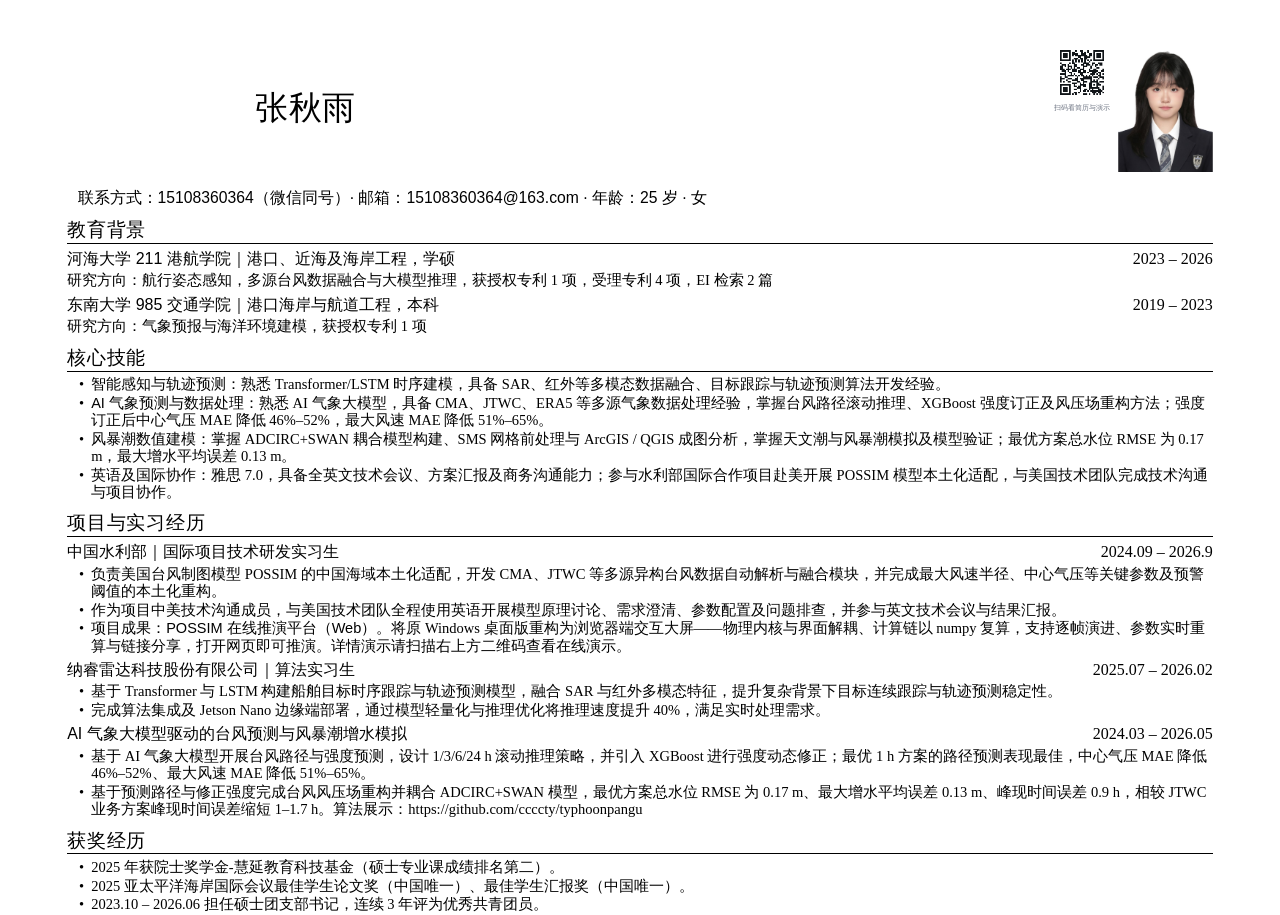
<file: resume-print.html>
<!DOCTYPE html>
<html lang="zh-CN">
<head>
<meta charset="UTF-8">
<title>张秋雨 · 简历</title>
<style>
  /* 复刻原件（LaTeX）版式：A4，左右边距各 50.4pt(17.8mm)，正文 10.9pt 宋体 / 行距 13.5pt */
  @page { size: A4; margin: 0; }

  * { box-sizing: border-box; }
  html, body { margin: 0; padding: 0; }

  body {
    color: #000;
    font-family: "Times New Roman", "SimSun", "宋体", serif;
    font-size: 10.9pt;
    line-height: 1.19;
    -webkit-font-smoothing: antialiased;
  }

  .page { padding: 33pt 50.4pt 0 50.4pt; }

  /* ---------- 头部 ---------- */
  .hdr { display: flex; align-items: center; justify-content: space-between; }

  h1 {
    margin: 0 0 0 140.8pt;
    font-family: "SimHei", "黑体", sans-serif;
    font-size: 24.8pt;
    font-weight: 400;
    line-height: 1.05;
    letter-spacing: 0.02em;
  }

  .hdr__side { display: flex; align-items: flex-start; gap: 6pt; flex: none; }
  .hdr__qr { margin: 0; display: flex; flex-direction: column; align-items: center; gap: 2pt; }
  .hdr__qr img { width: 15mm; height: 15mm; display: block; }
  .hdr__qr figcaption { font-size: 5.6pt; color: #6b7280; white-space: nowrap; line-height: 1.4; }
  .hdr__photo {
    width: 70.9pt;
    height: 96.1pt;
    object-fit: cover;
    object-position: 50% 12%;
    display: block;
  }

  .contact {
    margin: 12.6pt 0 0 7.8pt;
    font-family: "SimHei", "黑体", sans-serif;
    font-size: 11.8pt;
    line-height: 1.2;
    letter-spacing: 0;
  }

  /* ---------- 栏目 ---------- */
  h2 {
    margin: 8.5pt 0 0;
    padding-bottom: 1pt;
    font-family: "SimHei", "黑体", sans-serif;
    font-size: 14.3pt;
    font-weight: 400;
    line-height: 1.18;
    letter-spacing: 0.04em;
    border-bottom: 0.4pt solid #000;
  }

  .item { margin-top: 3.6pt; }

  .row { display: flex; justify-content: space-between; align-items: baseline; gap: 10pt; }
  .org {
    font-family: "SimHei", "黑体", sans-serif;
    font-size: 12pt;
    line-height: 1.2;
  }
  .date { font-family: "Times New Roman", serif; font-size: 12pt; line-height: 1.2; white-space: nowrap; }

  .meta { margin: 3.4pt 0 0; }

  ul { margin: 3.4pt 0 0; padding: 0 0 0 18pt; list-style: none; }
  li { position: relative; margin: 0 0 1pt; }
  li::before { content: "•"; position: absolute; left: -9.2pt; }

  .b { font-family: "SimHei", "黑体", sans-serif; }
</style>
</head>
<body>
<div class="page">

  <div class="hdr">
    <h1>张秋雨</h1>
    <div class="hdr__side">
      <figure class="hdr__qr">
        <img src="assets/img/qr-site.png" alt="扫码查看在线简历与演示">
        <figcaption>扫码看简历与演示</figcaption>
      </figure>
      <img class="hdr__photo" src="assets/img/avatar.jpg" alt="张秋雨">
    </div>
  </div>

  <p class="contact">联系方式：15108360364（微信同号）· 邮箱：15108360364@163.com · 年龄：25 岁 · 女</p>

  <h2>教育背景</h2>

  <div class="item">
    <div class="row">
      <div class="org">河海大学 211 港航学院｜港口、近海及海岸工程，学硕</div>
      <span class="date">2023 – 2026</span>
    </div>
    <p class="meta">研究方向：航行姿态感知，多源台风数据融合与大模型推理，获授权专利 1 项，受理专利 4 项，EI 检索 2 篇</p>
  </div>

  <div class="item">
    <div class="row">
      <div class="org">东南大学 985 交通学院｜港口海岸与航道工程，本科</div>
      <span class="date">2019 – 2023</span>
    </div>
    <p class="meta">研究方向：气象预报与海洋环境建模，获授权专利 1 项</p>
  </div>

  <h2>核心技能</h2>
  <ul>
    <li><span class="b">智能感知与轨迹预测：</span>熟悉 Transformer/LSTM 时序建模，具备 SAR、红外等多模态数据融合、目标跟踪与轨迹预测算法开发经验。</li>
    <li><span class="b">AI 气象预测与数据处理：</span>熟悉 AI 气象大模型，具备 CMA、JTWC、ERA5 等多源气象数据处理经验，掌握台风路径滚动推理、XGBoost 强度订正及风压场重构方法；强度订正后中心气压 MAE 降低 46%–52%，最大风速 MAE 降低 51%–65%。</li>
    <li><span class="b">风暴潮数值建模：</span>掌握 ADCIRC+SWAN 耦合模型构建、SMS 网格前处理与 ArcGIS / QGIS 成图分析，掌握天文潮与风暴潮模拟及模型验证；最优方案总水位 RMSE 为 0.17 m，最大增水平均误差 0.13 m。</li>
    <li><span class="b">英语及国际协作：</span>雅思 7.0，具备全英文技术会议、方案汇报及商务沟通能力；参与水利部国际合作项目赴美开展 POSSIM 模型本土化适配，与美国技术团队完成技术沟通与项目协作。</li>
  </ul>

  <h2>项目与实习经历</h2>

  <div class="item">
    <div class="row">
      <div class="org">中国水利部｜国际项目技术研发实习生</div>
      <span class="date">2024.09 – 2026.9</span>
    </div>
    <ul>
      <li>负责美国台风制图模型 POSSIM 的中国海域本土化适配，开发 CMA、JTWC 等多源异构台风数据自动解析与融合模块，并完成最大风速半径、中心气压等关键参数及预警阈值的本土化重构。</li>
      <li>作为项目中美技术沟通成员，与美国技术团队全程使用英语开展模型原理讨论、需求澄清、参数配置及问题排查，并参与英文技术会议与结果汇报。</li>
      <li><span class="b">项目成果：POSSIM 在线推演平台（Web）。</span>将原 Windows 桌面版重构为浏览器端交互大屏——物理内核与界面解耦、计算链以 numpy 复算，支持逐帧演进、参数实时重算与链接分享，打开网页即可推演。<span class="b">详情演示请扫描右上方二维码查看在线演示。</span></li>
    </ul>
  </div>

  <div class="item">
    <div class="row">
      <div class="org">纳睿雷达科技股份有限公司｜算法实习生</div>
      <span class="date">2025.07 – 2026.02</span>
    </div>
    <ul>
      <li>基于 Transformer 与 LSTM 构建船舶目标时序跟踪与轨迹预测模型，融合 SAR 与红外多模态特征，提升复杂背景下目标连续跟踪与轨迹预测稳定性。</li>
      <li>完成算法集成及 Jetson Nano 边缘端部署，通过模型轻量化与推理优化将推理速度提升 40%，满足实时处理需求。</li>
    </ul>
  </div>

  <div class="item">
    <div class="row">
      <div class="org">AI 气象大模型驱动的台风预测与风暴潮增水模拟</div>
      <span class="date">2024.03 – 2026.05</span>
    </div>
    <ul>
      <li>基于 AI 气象大模型开展台风路径与强度预测，设计 1/3/6/24 h 滚动推理策略，并引入 XGBoost 进行强度动态修正；最优 1 h 方案的路径预测表现最佳，中心气压 MAE 降低 46%–52%、最大风速 MAE 降低 51%–65%。</li>
      <li>基于预测路径与修正强度完成台风风压场重构并耦合 ADCIRC+SWAN 模型，最优方案总水位 RMSE 为 0.17 m、最大增水平均误差 0.13 m、峰现时间误差 0.9 h，相较 JTWC 业务方案峰现时间误差缩短 1–1.7 h。算法展示：https://github.com/ccccty/typhoonpangu</li>
    </ul>
  </div>

  <h2>获奖经历</h2>
  <ul>
    <li>2025 年获院士奖学金-慧延教育科技基金（硕士专业课成绩排名第二）。</li>
    <li>2025 亚太平洋海岸国际会议最佳学生论文奖（中国唯一）、最佳学生汇报奖（中国唯一）。</li>
    <li>2023.10 – 2026.06 担任硕士团支部书记，连续 3 年评为优秀共青团员。</li>
  </ul>

</div>
</body>
</html>
</file>
<file: assets/css/style.css>
/* ============================================================
   Personal Resume Site — shared stylesheet
   Light, clean, print-friendly. 中英双语共用。
   ============================================================ */

:root {
  --bg: #fcfcfd;
  --surface: #ffffff;
  --surface-alt: #f6f7fa;
  --text: #16181d;
  --text-soft: #545c69;
  --text-mute: #8a919e;
  --accent: #1b4b8f;
  --accent-hover: #123a70;
  --accent-soft: #ebf1fa;
  --line: #e7e9ef;
  --line-strong: #d5d9e2;
  --radius: 14px;
  --radius-sm: 9px;
  --shadow-sm: 0 1px 2px rgba(16, 24, 40, 0.04);
  --shadow: 0 1px 2px rgba(16, 24, 40, 0.04), 0 10px 28px -16px rgba(16, 24, 40, 0.18);
  --max: 940px;
  --nav-h: 62px;
  --ease: cubic-bezier(0.16, 1, 0.3, 1);
}

*,
*::before,
*::after { box-sizing: border-box; }

html {
  scroll-behavior: smooth;
  scroll-padding-top: calc(var(--nav-h) + 16px);
  -webkit-text-size-adjust: 100%;
}

body {
  margin: 0;
  background: var(--bg);
  color: var(--text);
  font-family: -apple-system, BlinkMacSystemFont, "Segoe UI", "Inter",
    "PingFang SC", "Hiragino Sans GB", "Microsoft YaHei", "Source Han Sans SC",
    sans-serif;
  font-size: 16px;
  line-height: 1.72;
  -webkit-font-smoothing: antialiased;
  text-rendering: optimizeLegibility;
}

img { max-width: 100%; display: block; }
a { color: var(--accent); text-decoration: none; }
a:hover { color: var(--accent-hover); }

::selection { background: #d7e4f8; color: #0f2a52; }

/* ------------------------------------------------------------
   Layout
   ------------------------------------------------------------ */
.wrap {
  width: 100%;
  max-width: var(--max);
  margin: 0 auto;
  padding: 0 26px;
}

/* ------------------------------------------------------------
   Navbar
   ------------------------------------------------------------ */
.nav {
  position: sticky;
  top: 0;
  z-index: 50;
  height: var(--nav-h);
  background: rgba(252, 252, 253, 0.82);
  backdrop-filter: saturate(180%) blur(14px);
  -webkit-backdrop-filter: saturate(180%) blur(14px);
  border-bottom: 1px solid transparent;
  transition: border-color 0.25s ease, box-shadow 0.25s ease;
}

.nav.is-scrolled {
  border-bottom-color: var(--line);
  box-shadow: 0 1px 12px -6px rgba(16, 24, 40, 0.18);
}

.nav__inner {
  height: 100%;
  display: flex;
  align-items: center;
  justify-content: space-between;
  gap: 18px;
}

.nav__brand {
  font-size: 15.5px;
  font-weight: 650;
  letter-spacing: 0.01em;
  color: var(--text);
  white-space: nowrap;
}
.nav__brand:hover { color: var(--accent); }

.nav__links {
  display: flex;
  align-items: center;
  gap: 4px;
  margin: 0;
  padding: 0;
  list-style: none;
}

.nav__links a {
  display: block;
  padding: 7px 11px;
  border-radius: 8px;
  font-size: 14.5px;
  color: var(--text-soft);
  transition: color 0.16s ease, background-color 0.16s ease;
}
.nav__links a:hover { color: var(--text); background: var(--surface-alt); }
.nav__links a.is-active { color: var(--accent); background: var(--accent-soft); font-weight: 550; }

.nav__lang {
  border: 1px solid var(--line-strong) !important;
  font-size: 13px !important;
  letter-spacing: 0.06em;
  color: var(--text-soft);
  padding: 5px 10px !important;
  margin-left: 6px;
}
.nav__lang:hover { border-color: var(--accent) !important; color: var(--accent) !important; background: transparent !important; }

.nav__toggle {
  display: none;
  width: 38px;
  height: 38px;
  border: 1px solid var(--line-strong);
  border-radius: 9px;
  background: var(--surface);
  cursor: pointer;
  padding: 0;
  align-items: center;
  justify-content: center;
  color: var(--text);
}
.nav__toggle svg { width: 18px; height: 18px; }

/* ------------------------------------------------------------
   Hero
   ------------------------------------------------------------ */
.hero {
  position: relative;
  padding: 86px 0 74px;
  overflow: hidden;
}

.hero::before {
  content: "";
  position: absolute;
  inset: -40% 0 auto 0;
  height: 460px;
  background: radial-gradient(ellipse 60% 100% at 22% 0%, #e7effa 0%, rgba(231, 239, 250, 0) 68%);
  pointer-events: none;
}

.hero__inner {
  position: relative;
  display: grid;
  grid-template-columns: 1fr auto;
  gap: 52px;
  align-items: center;
}

.hero__eyebrow {
  display: inline-flex;
  align-items: center;
  gap: 8px;
  font-size: 12.5px;
  font-weight: 600;
  letter-spacing: 0.13em;
  text-transform: uppercase;
  color: var(--accent);
  background: var(--accent-soft);
  border-radius: 999px;
  padding: 5px 13px;
  margin: 0 0 20px;
}

.hero__name {
  margin: 0;
  font-size: clamp(34px, 5.2vw, 50px);
  line-height: 1.14;
  letter-spacing: -0.022em;
  font-weight: 680;
}

.hero__name small {
  display: inline-block;
  margin-left: 12px;
  font-size: 0.42em;
  font-weight: 500;
  letter-spacing: 0.02em;
  color: var(--text-mute);
  vertical-align: 0.42em;
}

.hero__role {
  margin: 15px 0 0;
  font-size: 18px;
  line-height: 1.6;
  color: var(--text-soft);
  max-width: 30em;
}

.hero__meta {
  display: flex;
  flex-wrap: wrap;
  gap: 6px 20px;
  margin: 22px 0 0;
  padding: 0;
  list-style: none;
  font-size: 14px;
  color: var(--text-mute);
}
.hero__meta li { display: flex; align-items: center; gap: 7px; }
.hero__meta svg { width: 15px; height: 15px; flex: none; opacity: 0.75; }

.hero__cta {
  display: flex;
  flex-wrap: wrap;
  gap: 11px;
  margin-top: 30px;
}

.btn {
  display: inline-flex;
  align-items: center;
  gap: 8px;
  height: 42px;
  padding: 0 20px;
  border-radius: 10px;
  font-size: 14.5px;
  font-weight: 550;
  border: 1px solid transparent;
  cursor: pointer;
  transition: transform 0.15s var(--ease), background-color 0.16s ease,
    border-color 0.16s ease, box-shadow 0.16s ease;
}
.btn svg { width: 16px; height: 16px; }
.btn:active { transform: translateY(1px); }

.btn--primary {
  background: var(--accent);
  color: #fff;
  box-shadow: 0 8px 20px -10px rgba(27, 75, 143, 0.65);
}
.btn--primary:hover { background: var(--accent-hover); color: #fff; }

.btn--ghost {
  background: var(--surface);
  color: var(--text-soft);
  border-color: var(--line-strong);
}
.btn--ghost:hover { color: var(--accent); border-color: var(--accent); }

.hero__avatar {
  width: 156px;
  height: 206px;
  border-radius: 20px;
  background: linear-gradient(140deg, #24579b 0%, #4a86d4 100%);
  color: #fff;
  display: grid;
  place-items: center;
  font-size: 46px;
  font-weight: 600;
  letter-spacing: 0.04em;
  box-shadow: 0 18px 44px -18px rgba(27, 75, 143, 0.62);
  flex: none;
  user-select: none;
}
.hero__avatar img { width: 100%; height: 100%; border-radius: 20px; object-fit: cover; }

/* ------------------------------------------------------------
   Section shell
   ------------------------------------------------------------ */
.section { padding: 66px 0; }
.section--alt { background: var(--surface-alt); border-block: 1px solid var(--line); }

.section__head { margin-bottom: 34px; }

.section__kicker {
  display: block;
  font-size: 12px;
  font-weight: 650;
  letter-spacing: 0.15em;
  text-transform: uppercase;
  color: var(--accent);
  margin-bottom: 9px;
}

.section__title {
  margin: 0;
  font-size: clamp(22px, 3vw, 27px);
  letter-spacing: -0.014em;
  font-weight: 650;
}

.section__desc {
  margin: 9px 0 0;
  color: var(--text-soft);
  font-size: 15px;
}

/* ------------------------------------------------------------
   About
   ------------------------------------------------------------ */
.about {
  display: grid;
  grid-template-columns: 1.55fr 1fr;
  gap: 46px;
  align-items: start;
}
.about__text p { margin: 0 0 15px; color: var(--text-soft); }
.about__text p:last-child { margin-bottom: 0; }
.about__text strong { color: var(--text); font-weight: 600; }

.facts {
  background: var(--surface);
  border: 1px solid var(--line);
  border-radius: var(--radius);
  padding: 6px 20px;
  box-shadow: var(--shadow-sm);
}
.facts dl { margin: 0; }
.facts__row {
  display: flex;
  justify-content: space-between;
  gap: 16px;
  padding: 13px 0;
  border-bottom: 1px solid var(--line);
  font-size: 14.5px;
}
.facts__row:last-child { border-bottom: 0; }
.facts__row dt { color: var(--text-mute); flex: none; }
.facts__row dd { margin: 0; text-align: right; font-weight: 500; }

/* ------------------------------------------------------------
   Timeline (education / experience)
   ------------------------------------------------------------ */
.timeline {
  position: relative;
  margin: 0;
  padding: 0 0 0 26px;
  list-style: none;
}
.timeline::before {
  content: "";
  position: absolute;
  left: 5px;
  top: 8px;
  bottom: 8px;
  width: 1.5px;
  background: linear-gradient(#cdd4e0, #e3e7ef);
  border-radius: 2px;
}

.tl-item { position: relative; padding-bottom: 30px; }
.tl-item:last-child { padding-bottom: 0; }

.tl-item::before {
  content: "";
  position: absolute;
  left: -26px;
  top: 8px;
  width: 11px;
  height: 11px;
  border-radius: 50%;
  background: var(--surface);
  border: 2.5px solid var(--accent);
  box-shadow: 0 0 0 4px var(--bg);
}
.section--alt .tl-item::before { box-shadow: 0 0 0 4px var(--surface-alt); }

.tl-head {
  display: flex;
  flex-wrap: wrap;
  align-items: baseline;
  justify-content: space-between;
  gap: 4px 16px;
}
.tl-title { margin: 0; font-size: 16.5px; font-weight: 620; letter-spacing: -0.008em; }
.tl-org { color: var(--text-soft); font-size: 15px; }
.tl-date {
  font-size: 13px;
  color: var(--text-mute);
  font-variant-numeric: tabular-nums;
  white-space: nowrap;
  background: var(--surface);
  border: 1px solid var(--line);
  border-radius: 7px;
  padding: 2px 9px;
}
.section--alt .tl-date { background: rgba(255, 255, 255, 0.7); }

.tl-body { margin-top: 11px; }
.tl-body ul {
  margin: 0;
  padding-left: 18px;
  color: var(--text-soft);
  font-size: 15px;
}
.tl-body li { margin-bottom: 7px; }
.tl-body li:last-child { margin-bottom: 0; }
.tl-body li::marker { color: #b6bdc9; }

/* 同一单位下的第二段经历（实习/转岗） */
.tl-sub {
  margin-top: 15px;
  padding-top: 13px;
  border-top: 1px dashed var(--line-strong);
}
.tl-sub__head {
  display: flex;
  flex-wrap: wrap;
  align-items: baseline;
  justify-content: space-between;
  gap: 4px 16px;
  margin-bottom: 8px;
}
.tl-sub__role {
  font-size: 15.5px;
  font-weight: 600;
  color: var(--text);
  letter-spacing: -0.006em;
}
.tl-sub .tl-body { margin-top: 0; }
.tl-sub .tl-body ul { font-size: 14.6px; }

/* ------------------------------------------------------------
   Project cards
   ------------------------------------------------------------ */
.projects {
  display: grid;
  grid-template-columns: repeat(2, minmax(0, 1fr));
  gap: 18px;
}

.card {
  display: flex;
  flex-direction: column;
  background: var(--surface);
  border: 1px solid var(--line);
  border-radius: var(--radius);
  padding: 24px 24px 22px;
  box-shadow: var(--shadow-sm);
  transition: transform 0.22s var(--ease), box-shadow 0.22s var(--ease),
    border-color 0.22s ease;
}
.card:hover {
  transform: translateY(-3px);
  border-color: var(--line-strong);
  box-shadow: var(--shadow);
}

.card__top {
  display: flex;
  align-items: center;
  justify-content: space-between;
  gap: 12px;
  margin-bottom: 13px;
}

.tag {
  display: inline-block;
  font-size: 11.5px;
  font-weight: 600;
  letter-spacing: 0.06em;
  text-transform: uppercase;
  color: var(--accent);
  background: var(--accent-soft);
  border-radius: 6px;
  padding: 3px 9px;
}
.tag--muted { color: var(--text-mute); background: var(--surface-alt); border: 1px solid var(--line); }

.card__date {
  font-size: 12.5px;
  color: var(--text-mute);
  font-variant-numeric: tabular-nums;
  white-space: nowrap;
}

.card__title {
  margin: 0 0 9px;
  font-size: 16.5px;
  font-weight: 630;
  line-height: 1.45;
  letter-spacing: -0.008em;
}
.card__title a { color: inherit; }
.card__title a:hover { color: var(--accent); }

.card__desc {
  margin: 0;
  font-size: 14.6px;
  color: var(--text-soft);
  line-height: 1.68;
}

.card__stack {
  display: flex;
  flex-wrap: wrap;
  gap: 6px;
  margin-top: 16px;
}
.chip {
  font-size: 12.5px;
  color: var(--text-soft);
  background: var(--surface-alt);
  border: 1px solid var(--line);
  border-radius: 999px;
  padding: 2.5px 10px;
  white-space: nowrap;
}

.card__links {
  display: flex;
  gap: 16px;
  margin-top: auto;
  padding-top: 15px;
  border-top: 1px solid var(--line);
  font-size: 13.5px;
}
.card__links a { display: inline-flex; align-items: center; gap: 5px; font-weight: 500; }
.card__links svg { width: 14px; height: 14px; }
.card__desc + .card__stack { margin-bottom: 16px; }

/* ------------------------------------------------------------
   Skills
   ------------------------------------------------------------ */
.skills {
  display: grid;
  grid-template-columns: repeat(2, minmax(0, 1fr));
  gap: 16px 40px;
}
.skill__label {
  margin: 0 0 11px;
  font-size: 13px;
  font-weight: 650;
  letter-spacing: 0.07em;
  text-transform: uppercase;
  color: var(--text-mute);
}
.skill__list { display: flex; flex-wrap: wrap; gap: 8px; margin: 0; padding: 0; list-style: none; }
.skill__list li {
  font-size: 14px;
  background: var(--surface);
  border: 1px solid var(--line);
  border-radius: 8px;
  padding: 5px 12px;
  color: var(--text-soft);
  transition: border-color 0.16s ease, color 0.16s ease;
}
.skill__list li:hover { border-color: var(--accent); color: var(--accent); }

/* ------------------------------------------------------------
   Honors
   ------------------------------------------------------------ */
.honors { margin: 0; padding: 0; list-style: none; display: grid; gap: 1px; background: var(--line); border: 1px solid var(--line); border-radius: var(--radius); overflow: hidden; }
.honors li {
  display: flex;
  align-items: baseline;
  gap: 14px;
  background: var(--surface);
  padding: 15px 22px;
  font-size: 15px;
  color: var(--text-soft);
}
.honors .honors__year {
  flex: none;
  width: 52px;
  font-size: 13px;
  color: var(--text-mute);
  font-variant-numeric: tabular-nums;
}
.honors .honors__name { color: var(--text); font-weight: 500; }

/* ------------------------------------------------------------
   Contact / footer
   ------------------------------------------------------------ */
.contact {
  text-align: center;
  padding: 76px 0 40px;
}
.contact__title {
  margin: 0 0 12px;
  font-size: clamp(23px, 3.2vw, 29px);
  font-weight: 650;
  letter-spacing: -0.016em;
}
.contact__desc { margin: 0 auto 28px; max-width: 34em; color: var(--text-soft); font-size: 15px; }

.contact__actions { display: flex; flex-wrap: wrap; gap: 11px; justify-content: center; }

.socials {
  display: flex;
  flex-wrap: wrap;
  gap: 22px;
  justify-content: center;
  margin: 34px 0 0;
  padding: 0;
  list-style: none;
  font-size: 14px;
}
.socials a { display: inline-flex; align-items: center; gap: 7px; color: var(--text-soft); }
.socials a:hover { color: var(--accent); }
.socials svg { width: 16px; height: 16px; }

.footer {
  margin-top: 40px;
  padding: 22px 0 34px;
  border-top: 1px solid var(--line);
  font-size: 13px;
  color: var(--text-mute);
  display: flex;
  flex-wrap: wrap;
  gap: 8px 18px;
  justify-content: space-between;
}

/* ------------------------------------------------------------
   Stats strip
   ------------------------------------------------------------ */
.stats {
  display: grid;
  grid-template-columns: repeat(4, minmax(0, 1fr));
  gap: 1px;
  margin: 28px 0 0;
  background: var(--line);
  border: 1px solid var(--line);
  border-radius: var(--radius);
  overflow: hidden;
}
.stat { background: var(--surface); padding: 19px 14px; text-align: center; }
.stat__num {
  display: block;
  font-size: 23px;
  font-weight: 680;
  line-height: 1.25;
  letter-spacing: -0.02em;
  color: var(--accent);
  font-variant-numeric: tabular-nums;
}
.stat__label {
  display: block;
  margin-top: 4px;
  font-size: 12.5px;
  color: var(--text-mute);
  letter-spacing: 0.01em;
}

/* ------------------------------------------------------------
   "Current role" badge
   ------------------------------------------------------------ */
.badge-now {
  display: inline-flex;
  align-items: center;
  gap: 5px;
  margin-left: 9px;
  font-size: 11.5px;
  font-weight: 600;
  letter-spacing: 0.07em;
  color: #1a7f52;
  background: #e7f6ee;
  border-radius: 999px;
  padding: 2px 9px 2px 8px;
  vertical-align: middle;
}
.badge-now::before {
  content: "";
  width: 5px;
  height: 5px;
  border-radius: 50%;
  background: #1a7f52;
}

/* ------------------------------------------------------------
   Award evidence
   ------------------------------------------------------------ */
.evidence {
  display: flex;
  align-items: center;
  gap: 20px;
  margin-top: 20px;
  padding: 14px;
  background: var(--surface);
  border: 1px solid var(--line);
  border-radius: var(--radius);
  box-shadow: var(--shadow-sm);
}
.evidence img {
  width: 210px;
  height: auto;
  flex: none;
  border-radius: 9px;
  border: 1px solid var(--line);
}
.evidence__cap { font-size: 13.5px; color: var(--text-soft); line-height: 1.7; margin: 0; }
.evidence__cap strong {
  display: block;
  margin-bottom: 5px;
  font-size: 14.5px;
  font-weight: 620;
  color: var(--text);
}

/* ------------------------------------------------------------
   Reveal animation
   ------------------------------------------------------------ */
.reveal {
  opacity: 0;
  transform: translateY(16px);
  transition: opacity 0.62s var(--ease), transform 0.62s var(--ease);
}
.reveal.is-in { opacity: 1; transform: none; }

@media (prefers-reduced-motion: reduce) {
  html { scroll-behavior: auto; }
  .reveal { opacity: 1; transform: none; transition: none; }
  * { animation-duration: 0.001ms !important; transition-duration: 0.001ms !important; }
}

/* ------------------------------------------------------------
   Responsive
   ------------------------------------------------------------ */
@media (max-width: 860px) {
  .hero__inner { grid-template-columns: 1fr; gap: 34px; }
  .hero__avatar { order: -1; }
  .hero { padding: 58px 0 56px; }
  .about { grid-template-columns: 1fr; gap: 30px; }
  .projects, .skills { grid-template-columns: 1fr; }
  .section { padding: 52px 0; }
  .stats { grid-template-columns: repeat(2, minmax(0, 1fr)); }
  .evidence { flex-direction: column; align-items: flex-start; gap: 14px; }
  .evidence img { width: 100%; max-width: 340px; }
}

@media (max-width: 700px) {
  .nav__toggle { display: inline-flex; }
  .nav__links {
    position: absolute;
    top: var(--nav-h);
    left: 0;
    right: 0;
    flex-direction: column;
    align-items: stretch;
    gap: 2px;
    padding: 10px 22px 18px;
    background: rgba(252, 252, 253, 0.97);
    backdrop-filter: blur(14px);
    border-bottom: 1px solid var(--line);
    box-shadow: 0 14px 24px -18px rgba(16, 24, 40, 0.4);
    display: none;
  }
  .nav__links.is-open { display: flex; }
  .nav__links a { padding: 10px 12px; }
  .nav__lang { margin: 6px 0 0; text-align: center; }
  .wrap { padding: 0 20px; }
  .honors li { flex-wrap: wrap; gap: 4px 12px; }
}

/* ============================================================
   V2 视觉增强 — 渐变 / 光效 / 微交互（不影响排版结构）
   ============================================================ */

:root {
  --accent-2: #3f7ed4;
  --accent-3: #8fb6e8;
}

/* ---------- 顶部滚动进度条 ---------- */
.progress {
  position: fixed;
  top: 0;
  left: 0;
  z-index: 100;
  width: 0;
  height: 2.5px;
  background: linear-gradient(90deg, #123a70, #2f6fc0 45%, #6fa4e6);
  box-shadow: 0 0 10px rgba(63, 126, 212, 0.55);
  border-radius: 0 2px 2px 0;
  pointer-events: none;
}

/* ---------- Hero 光斑 ---------- */
.hero::after {
  content: "";
  position: absolute;
  top: -260px;
  right: -140px;
  width: 560px;
  height: 560px;
  border-radius: 50%;
  background: radial-gradient(circle at 32% 32%,
    rgba(74, 143, 224, 0.20), rgba(122, 167, 232, 0.06) 46%, transparent 68%);
  filter: blur(6px);
  pointer-events: none;
  animation: heroFloat 16s ease-in-out infinite alternate;
}
@keyframes heroFloat {
  from { transform: translate3d(0, 0, 0) scale(1); }
  to   { transform: translate3d(-28px, 30px, 0) scale(1.09); }
}

/* ---------- 渐变大标题 ---------- */
.hero__name {
  background: linear-gradient(112deg, #0d1c33 0%, #163f77 42%, #3f7ed4 100%);
  -webkit-background-clip: text;
  background-clip: text;
  -webkit-text-fill-color: transparent;
  color: transparent;
}
.hero__name small {
  -webkit-text-fill-color: var(--text-mute);
  color: var(--text-mute);
}

.hero__eyebrow {
  background: linear-gradient(135deg, #e8f0fb, #dfeafa);
  box-shadow: inset 0 0 0 1px rgba(63, 126, 212, 0.14);
}

/* ---------- 头像：证件照比例 + 渐变描边框 ---------- */
.hero__avatar {
  position: relative;
  width: 156px;
  height: 206px;
  padding: 4px;
  border-radius: 20px;
  background: conic-gradient(from 200deg, #123a70, #3f7ed4, #a8c8ee, #2f6fc0, #123a70);
  box-shadow: 0 26px 56px -22px rgba(27, 75, 143, 0.55),
              0 0 0 1px rgba(255, 255, 255, 0.6) inset;
  display: block;
  font-size: 0;
  overflow: hidden;
  transition: transform 0.55s var(--ease), box-shadow 0.45s ease;
}
.hero__avatar::after {
  content: "";
  position: absolute;
  inset: 4px;
  border-radius: 16px;
  box-shadow: inset 0 0 0 2px rgba(255, 255, 255, 0.85);
  pointer-events: none;
}
.hero__avatar img {
  width: 100%;
  height: 100%;
  border-radius: 16px;
  object-fit: cover;
  object-position: 50% 50%;
  background: #eef2f8;
  display: block;
}
.hero__avatar:hover {
  transform: translateY(-3px);
  box-shadow: 0 32px 66px -22px rgba(27, 75, 143, 0.62),
              0 0 0 1px rgba(255, 255, 255, 0.6) inset;
}

/* ---------- 栏目标题：渐变小竖条 ---------- */
.section__head .section__title {
  position: relative;
  padding-bottom: 11px;
}
.section__head .section__title::after {
  content: "";
  position: absolute;
  left: 0;
  bottom: 0;
  width: 32px;
  height: 2.5px;
  border-radius: 3px;
  background: linear-gradient(90deg, #123a70, #3f7ed4 60%, rgba(63, 126, 212, 0.15));
}

.section__kicker {
  position: relative;
  padding-left: 14px;
}
.section__kicker::before {
  content: "";
  position: absolute;
  left: 0;
  top: 50%;
  width: 7px;
  height: 1.5px;
  background: linear-gradient(90deg, #123a70, #3f7ed4);
  transform: translateY(-50%);
}

/* ---------- 数字条：渐变数字 ---------- */
.stat {
  position: relative;
  transition: background-color 0.3s ease;
}
.stat:hover { background: #fbfcfe; }
.stat__num {
  background: linear-gradient(135deg, #123a70, #3f7ed4);
  -webkit-background-clip: text;
  background-clip: text;
  -webkit-text-fill-color: transparent;
  color: transparent;
}

/* ---------- 卡片：跟随鼠标的光斑 + 顶部渐变线 ---------- */
.card {
  position: relative;
  overflow: hidden;
  isolation: isolate;
}
.card::before {
  content: "";
  position: absolute;
  inset: 0;
  border-radius: inherit;
  pointer-events: none;
  background: radial-gradient(340px circle at var(--mx, 50%) var(--my, 0%),
    rgba(63, 126, 212, 0.11), rgba(63, 126, 212, 0) 62%);
  opacity: 0;
  transition: opacity 0.35s ease;
  z-index: -1;
}
.card:hover::before { opacity: 1; }

.card::after {
  content: "";
  position: absolute;
  top: 0;
  left: 0;
  right: 0;
  height: 2px;
  background: linear-gradient(90deg, #123a70, #3f7ed4, #a8c8ee);
  transform: scaleX(0);
  transform-origin: left center;
  transition: transform 0.5s var(--ease);
}
.card:hover::after { transform: scaleX(1); }

/* 主推卡片：横向铺满 */
.card--wide { grid-column: 1 / -1; }
@media (min-width: 861px) {
  .card--wide { padding: 28px 28px 24px; }
  .card--wide .card__title { font-size: 19px; }
}

/* ---------- 时间轴：渐变导轨 + 当前职位呼吸点 ---------- */
.timeline::before {
  background: linear-gradient(180deg, #2f6fc0 0%, #7aa7e8 28%, #dbe2ee 78%, #e7e9ef 100%);
  width: 2px;
}
.tl-item--now::before {
  box-shadow: 0 0 0 4px var(--bg), 0 0 0 7px rgba(63, 126, 212, 0.16);
  animation: dotPulse 2.8s ease-in-out infinite;
}
.section--alt .tl-item--now::before {
  box-shadow: 0 0 0 4px var(--surface-alt), 0 0 0 7px rgba(63, 126, 212, 0.16);
}
@keyframes dotPulse {
  0%, 100% { box-shadow: 0 0 0 4px var(--bg), 0 0 0 6px rgba(63, 126, 212, 0.18); }
  50%      { box-shadow: 0 0 0 4px var(--bg), 0 0 0 10px rgba(63, 126, 212, 0.04); }
}

/* ---------- 按钮：渐变 + 掠过高光 ---------- */
.btn--primary {
  position: relative;
  overflow: hidden;
  background: linear-gradient(135deg, #123a70 0%, #2f6fc0 70%, #3f7ed4 100%);
  box-shadow: 0 10px 24px -12px rgba(27, 75, 143, 0.7);
}
.btn--primary::after {
  content: "";
  position: absolute;
  top: -10%;
  left: -70%;
  width: 42%;
  height: 120%;
  background: linear-gradient(90deg, transparent, rgba(255, 255, 255, 0.34), transparent);
  transform: skewX(-18deg);
  transition: left 0.65s var(--ease);
}
.btn--primary:hover::after { left: 130%; }
.btn--primary:hover {
  background: linear-gradient(135deg, #0f3060 0%, #2a64ae 70%, #3a76c8 100%);
}

.btn--ghost {
  transition: transform 0.15s var(--ease), color 0.16s ease,
    border-color 0.16s ease, box-shadow 0.2s ease, background-color 0.2s ease;
}
.btn--ghost:hover {
  box-shadow: 0 8px 18px -12px rgba(27, 75, 143, 0.5);
  background: #fbfcfe;
}

/* ---------- 导航：激活态渐变胶囊 ---------- */
.nav__links a.is-active {
  background: linear-gradient(135deg, rgba(18, 58, 112, 0.10), rgba(63, 126, 212, 0.16));
  box-shadow: inset 0 0 0 1px rgba(63, 126, 212, 0.14);
}

/* ---------- 联系区：底部光晕 ---------- */
.contact {
  position: relative;
  overflow: hidden;
}
.contact::before {
  content: "";
  position: absolute;
  left: 50%;
  bottom: -320px;
  width: 760px;
  height: 460px;
  transform: translateX(-50%);
  border-radius: 50%;
  background: radial-gradient(ellipse at center,
    rgba(63, 126, 212, 0.13), rgba(63, 126, 212, 0) 66%);
  pointer-events: none;
}
.contact > .wrap { position: relative; }

/* ---------- 荣誉条目 hover ---------- */
.honors li { transition: background-color 0.2s ease; }
.honors li:hover { background: #fbfcfe; }
.section--alt .honors li:hover { background: #fff; }

/* ---------- 小屏：头像尺寸校正（覆盖 V2 的固定尺寸） ---------- */
@media (max-width: 860px) {
  .hero__avatar { width: 124px; height: 164px; }
}

/* ------------------------------------------------------------
   Print (可以直接 Ctrl+P 存成 PDF 当简历用)
   ------------------------------------------------------------ */
@media print {
  .progress { display: none !important; }
  .hero__name,
  .stat__num {
    background: none !important;
    color: #111 !important;
    -webkit-text-fill-color: #111 !important;
  }
  .hero::after,
  .contact::before,
  .card::before,
  .card::after,
  .section__head .section__title::after { display: none !important; }
  .hero__avatar { width: 18mm !important; height: 24mm !important; padding: 0; background: none; box-shadow: none; border-radius: 0; }
  .hero__avatar::after { display: none; }
  .timeline::before { background: #dcdfe6 !important; }
  .tl-item--now::before { animation: none !important; box-shadow: 0 0 0 3px #fff !important; }
  .nav, .nav__toggle, .hero__cta, .contact__actions, .card__links, .footer { display: none !important; }
  body { background: #fff; font-size: 11.5pt; line-height: 1.5; color: #111; }
  .wrap { max-width: none; padding: 0; }
  .hero { padding: 0 0 18pt; }
  .hero::before { display: none; }
  .hero__avatar { width: 18mm; height: 24mm; font-size: 26pt; box-shadow: none; }
  .section { padding: 14pt 0; }
  .section--alt { background: #fff; border: 0; }
  .card, .facts, .honors { box-shadow: none; break-inside: avoid; }
  .section__head { margin-bottom: 10pt; }
  .stats { grid-template-columns: repeat(4, minmax(0, 1fr)); margin-top: 8pt; }
  .stat { padding: 6pt 4pt; }
  .stat__num { font-size: 14pt; }
  .evidence { display: none; }
  .badge-now { border: 1px solid #1a7f52; background: none; }
  .reveal { opacity: 1 !important; transform: none !important; }
  a { color: #111; }
}


/* ============================================================
   证书画廊（张秋雨站）
   ============================================================ */
.gallery {
  display: grid;
  grid-template-columns: repeat(3, minmax(0, 1fr));
  gap: 14px;
  margin-top: 22px;
}
.gallery figure {
  margin: 0;
  padding: 10px;
  background: var(--surface);
  border: 1px solid var(--line);
  border-radius: 12px;
  box-shadow: var(--shadow-sm);
  transition: transform 0.25s var(--ease), box-shadow 0.25s ease, border-color 0.25s ease;
}
.gallery figure:hover {
  transform: translateY(-2px);
  border-color: var(--line-strong);
  box-shadow: var(--shadow);
}
.gallery img {
  width: 100%;
  height: 200px;
  object-fit: contain;
  background: #fff;
  border-radius: 8px;
  border: 1px solid var(--line);
}
.gallery figcaption {
  margin-top: 9px;
  font-size: 12px;
  line-height: 1.5;
  color: var(--text-mute);
  text-align: center;
}
@media (max-width: 860px) {
  .gallery { grid-template-columns: 1fr; }
  .gallery img { height: auto; max-height: 380px; }
}
@media print { .gallery { display: none !important; } }
</file>
